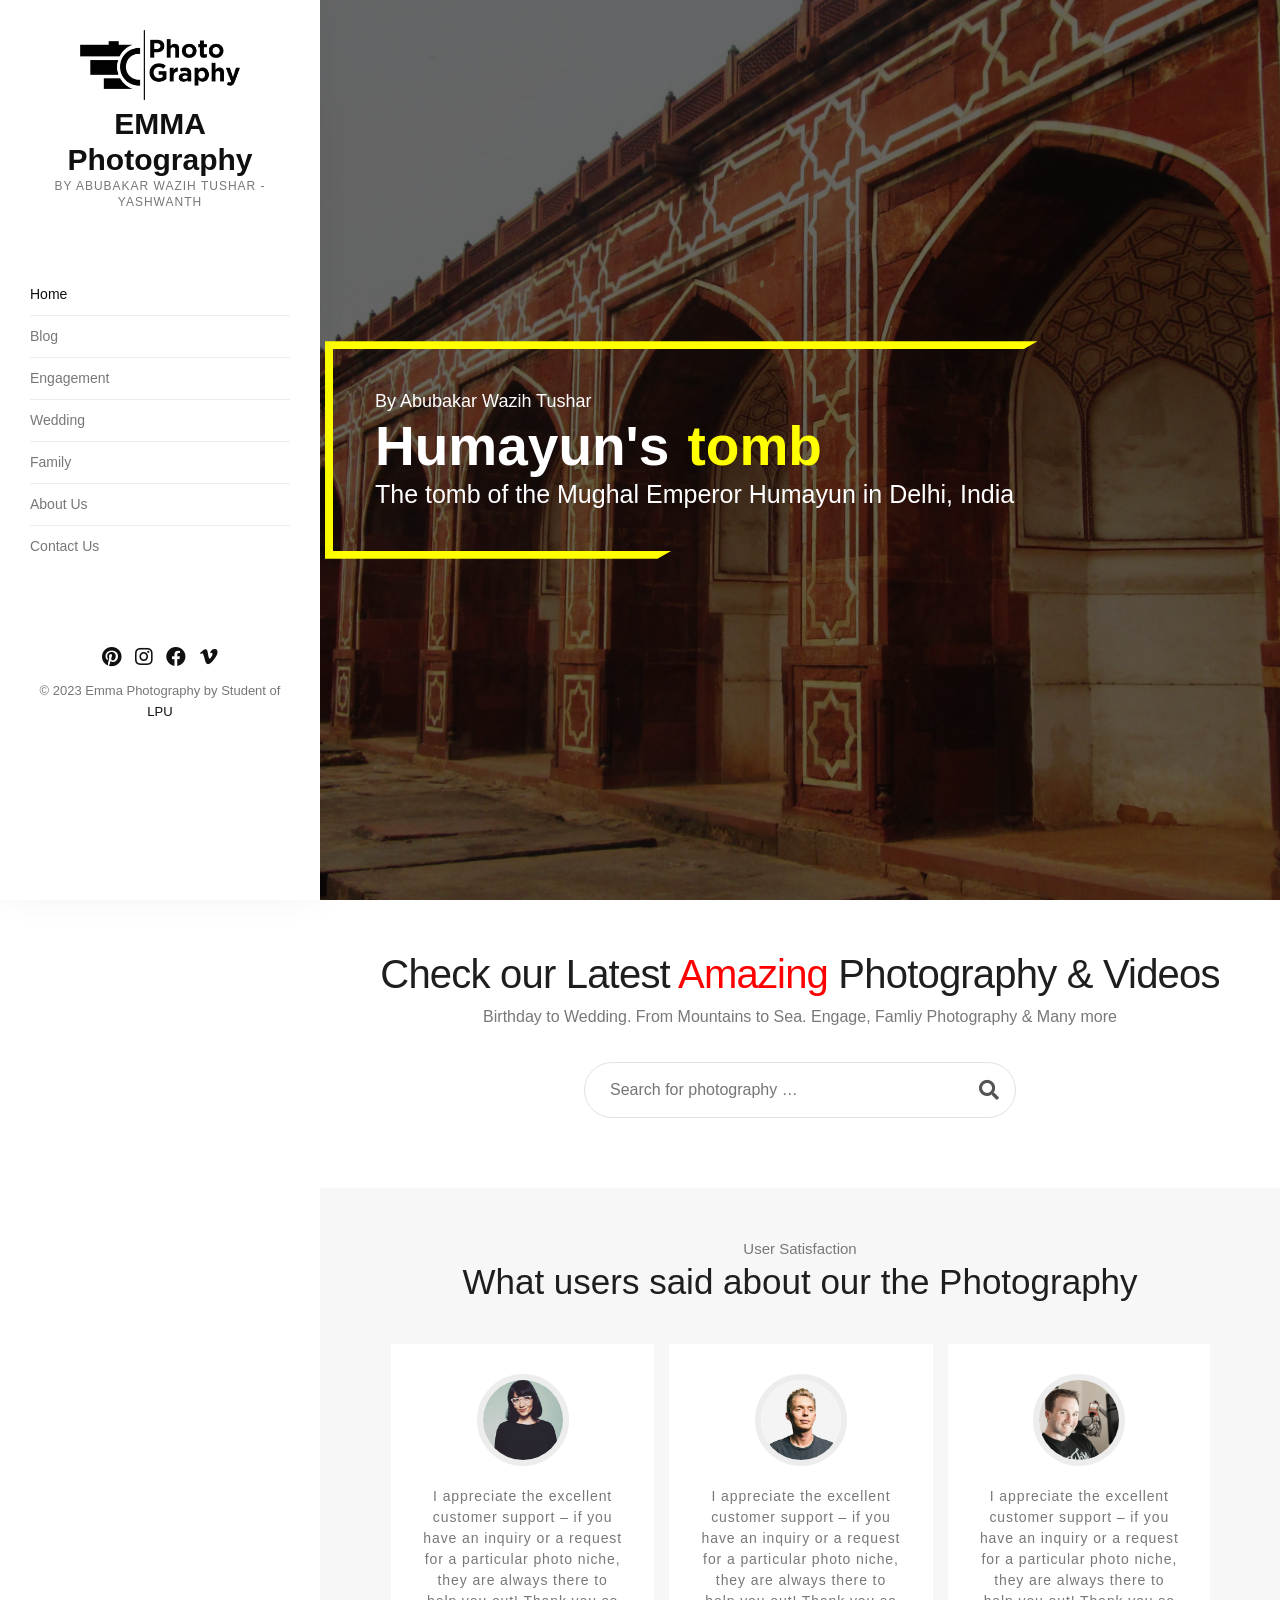
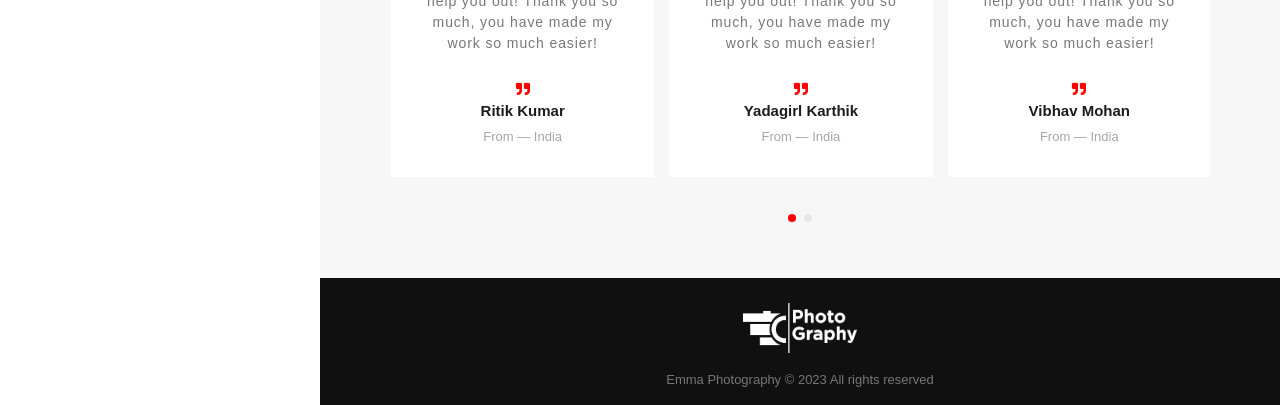
<file: files/index.html>
<!DOCTYPE html>
<html lang="en">
  <head>
    <meta charset="UTF-8" />
    <meta name="viewport" content="width=device-width, initial-scale=1.0" />
    <title>Home - EMMA Photography</title>
    <link rel="shortcut icon" type="image/jpg" href="images/favicon.png" />
    <link rel="stylesheet" href="css/font-awesome.css" />
    <link rel="stylesheet" href="css/owl.carousel.min.css" />
    <link rel="stylesheet" href="style.css" />
  </head>
  <body>
    <!-- .page-wrapper -->
    <div class="page-wrapper">
      <!-- .sidebar-area -->
      <div class="sidebar-area">
        <!-- .logo -->
        <div class="logo">
          <a href="index.html"><img src="images/logo.png" /></a>
          <h1>
            <a href="index.html"
              >EMMA Photography<span
                >by Abubakar Wazih Tushar - Yashwanth</span
              ></a
            >
          </h1>
        </div>
        <!-- /.logo -->
        <!-- .main-menu -->
        <nav class="main-menu">
          <ul>
            <li class="current"><a href="index.html">Home</a></li>
            <li><a href="blog.html">Blog</a></li>
            <li><a href="engagement.html">Engagement</a></li>
            <li><a href="wedding.html">Wedding</a></li>
            <li><a href="family.html">Family</a></li>
            <li><a href="about.html">About Us</a></li>
            <li><a href="contact.html">Contact Us</a></li>
          </ul>
        </nav>
        <!-- /.main-menu -->
        <!-- .footer -->
        <div class="footer">
          <ul class="footer-social">
            <li>
              <a href="http://pinterest.com" target="_blank"
                ><i class="fab fa-pinterest"></i
              ></a>
            </li>
            <li>
              <a href="http://instagram.com" target="_blank"
                ><i class="fab fa-instagram"></i
              ></a>
            </li>
            <li>
              <a href="http://facebook.com" target="_blank"
                ><i class="fab fa-facebook"></i
              ></a>
            </li>
            <li>
              <a href="http://vimeo.com" target="_blank"
                ><i class="fab fa-vimeo-v"></i
              ></a>
            </li>
          </ul>
          <p class="copyright">
            &copy; 2023 Emma Photography by Student of
            <a href="https://www.lpu.in/" target="_blank">LPU</a>
          </p>
        </div>
        <!-- /.footer -->
      </div>
      <!-- /.sidebar-area -->
      <!-- .content-area -->
      <div class="content-area">
        <!-- #main-slider -->
        <div class="owl-carousel" id="main-slider">
          <div class="item">
            <img src="images/slide-3.jpg" alt="humayun's tomb" />
            <div class="cover">
              <div class="slider-container">
                <div class="slider-content">
                  <div class="box" style="border-color: #ffff00"></div>
                  <h2>By Abubakar Wazih Tushar</h2>
                  <h1>Humayun's <font color="#FFFF00">tomb</font></h1>
                  <h4>
                    The tomb of the Mughal Emperor Humayun in Delhi, India
                  </h4>
                </div>
              </div>
            </div>
          </div>
          <div class="item">
            <img src="images/slide-1.jpg" alt="Red fort - Delhi" />
            <div class="cover">
              <div class="slider-container">
                <div class="slider-content">
                  <div class="box" style="border-color: #f00"></div>
                  <h2>By Mohit</h2>
                  <h1><font color="#f00">Red</font> fort</h1>
                  <h4>Served as the main residence of the Mughal Emperors</h4>
                </div>
              </div>
            </div>
          </div>
          <div class="item">
            <img src="images/slide-2.jpg" alt="Swaminarayan Akshardham" />
            <div class="cover">
              <div class="slider-container">
                <div class="slider-content">
                  <div class="box" style="border-color: #ffffc0"></div>
                  <h2>By Mohit Singh</h2>
                  <h1>Swaminarayan <font color="#FFFFC0">Akshardham</font></h1>
                  <h4>Hindu temple and spiritual-cultural campus in Delhi</h4>
                </div>
              </div>
            </div>
          </div>
        </div>
        <!-- /#main-slider -->

        <!-- /#main-content -->
        <div id="main-content">
          <!-- .search-area -->
          <div class="search-area">
            <h2>
              Check our Latest <font color="#f00">Amazing</font> Photography &
              Videos
            </h2>
            <p>
              Birthday to Wedding. From Mountains to Sea. Engage, Famliy
              Photography & Many more
            </p>
            <form action="" mathod="get">
              <input
                type="text"
                name="s"
                placeholder="Search for photography …"
                value=""
              />
              <button type="submit"><i class="fas fa-search"></i></button>
            </form>
          </div>
          <!-- /.search-area -->

          <!-- .user-feedback -->
          <div class="user-feedback">
            <p class="page-subtitle">User Satisfaction</p>
            <h2 class="page-title">
              What users said about our the Photography
            </h2>

            <!-- #feedback-slider -->
            <div class="owl-carousel" id="feedback-slider">
              <div class="item">
                <div class="feedback-container">
                  <img class="client-image" src="images/user-1.jpg" />
                  <p class="client-text">
                    I appreciate the excellent customer support – if you have an
                    inquiry or a request for a particular photo niche, they are
                    always there to help you out! Thank you so much, you have
                    made my work so much easier!
                  </p>
                  <div class="client-info">
                    <h4>Ritik Kumar</h4>
                    <p>From &mdash; India</p>
                    <p></p>
                  </div>
                </div>
              </div>
              <div class="item">
                <div class="feedback-container">
                  <img class="client-image" src="images/user-2.jpg" />
                  <p class="client-text">
                    I appreciate the excellent customer support – if you have an
                    inquiry or a request for a particular photo niche, they are
                    always there to help you out! Thank you so much, you have
                    made my work so much easier!
                  </p>
                  <div class="client-info">
                    <h4>Yadagirl Karthik</h4>
                    <p>From &mdash; India</p>
                    <p></p>
                  </div>
                </div>
              </div>
              <div class="item">
                <div class="feedback-container">
                  <img class="client-image" src="images/user-3.jpg" />
                  <p class="client-text">
                    I appreciate the excellent customer support – if you have an
                    inquiry or a request for a particular photo niche, they are
                    always there to help you out! Thank you so much, you have
                    made my work so much easier!
                  </p>
                  <div class="client-info">
                    <h4>Vibhav Mohan</h4>
                    <p>From &mdash; India</p>
                    <p></p>
                  </div>
                </div>
              </div>
              <div class="item">
                <div class="feedback-container">
                  <img class="client-image" src="images/user-4.jpg" />
                  <p class="client-text">
                    I appreciate the excellent customer support – if you have an
                    inquiry or a request for a particular photo niche, they are
                    always there to help you out! Thank you so much, you have
                    made my work so much easier!
                  </p>
                  <div class="client-info">
                    <h4>Abihishek Kumar</h4>
                    <p>From &mdash; India</p>
                    <p></p>
                  </div>
                </div>
              </div>
            </div>
            <!-- /#feedback-slider -->
          </div>
          <!-- /.user-feedback -->
        </div>
        <!-- /#main-content -->

        <!-- .content-footer -->
        <div class="content-footer">
          <img src="images/logo-white.png" class="cfooter-img" />
          <p class="cfooter-bottom">
            Emma Photography &copy; 2023 All rights reserved
          </p>
        </div>
        <!-- /.content-footer -->
      </div>
      <!-- /.content-area -->
    </div>
    <!-- /.page-wrapper -->
    <script type="text/javascript" src="js/jquery-3.6.0.min.js"></script>
    <script type="text/javascript" src="js/owl.carousel.min.js"></script>
    <script type="text/javascript" src="js/main.js"></script>
  </body>
</html>
</file>
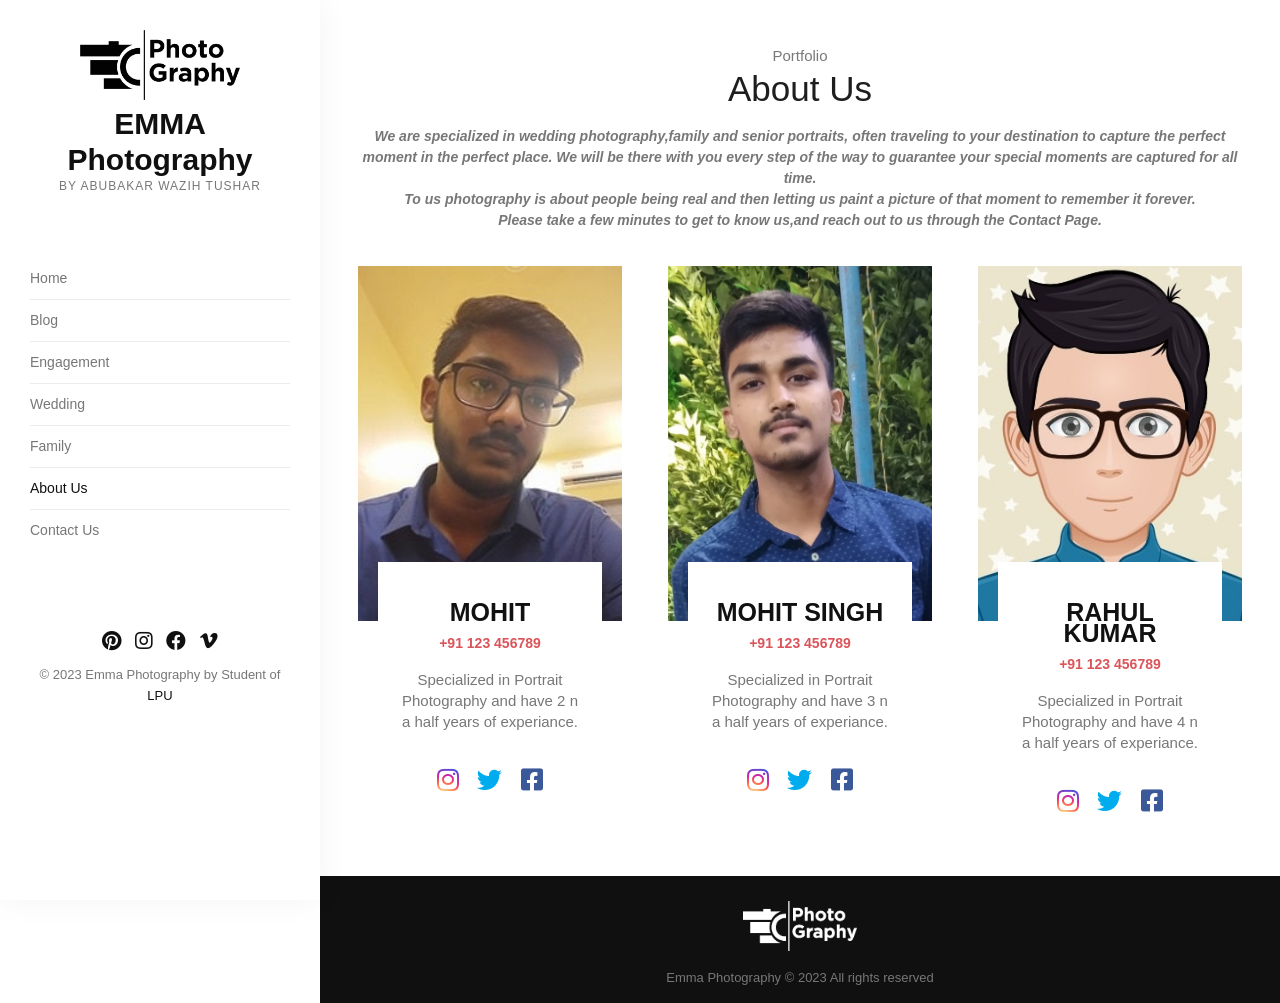
<file: files/about.html>
<!DOCTYPE html>
<html lang="en">
  <head>
    <meta charset="UTF-8" />
    <meta name="viewport" content="width=device-width, initial-scale=1.0" />
    <title>About Us - EMMA Photography</title>
    <link rel="shortcut icon" type="image/jpg" href="images/favicon.png" />
    <link rel="stylesheet" href="css/font-awesome.css" />
    <link rel="stylesheet" href="css/owl.carousel.min.css" />
    <link rel="stylesheet" href="style.css" />
  </head>
  <body>
    <!-- .page-wrapper -->
    <div class="page-wrapper">
      <!-- .sidebar-area -->
      <div class="sidebar-area">
        <!-- .logo -->
        <div class="logo">
          <a href="index.html"><img src="images/logo.png" /></a>
          <h1>
            <a href="index.html"
              >EMMA Photography<span>by Abubakar Wazih Tushar</span></a
            >
          </h1>
        </div>
        <!-- /.logo -->
        <!-- .main-menu -->
        <nav class="main-menu">
          <ul>
            <li><a href="index.html">Home</a></li>
            <li><a href="blog.html">Blog</a></li>
            <li><a href="engagement.html">Engagement</a></li>
            <li><a href="wedding.html">Wedding</a></li>
            <li><a href="family.html">Family</a></li>
            <li class="current"><a href="about.html">About Us</a></li>
            <li><a href="contact.html">Contact Us</a></li>
          </ul>
        </nav>
        <!-- /.main-menu -->
        <!-- .footer -->
        <div class="footer">
          <ul class="footer-social">
            <li>
              <a href="http://pinterest.com" target="_blank"
                ><i class="fab fa-pinterest"></i
              ></a>
            </li>
            <li>
              <a href="http://instagram.com" target="_blank"
                ><i class="fab fa-instagram"></i
              ></a>
            </li>
            <li>
              <a href="http://facebook.com" target="_blank"
                ><i class="fab fa-facebook"></i
              ></a>
            </li>
            <li>
              <a href="http://vimeo.com" target="_blank"
                ><i class="fab fa-vimeo-v"></i
              ></a>
            </li>
          </ul>
          <p class="copyright">
            &copy; 2023 Emma Photography by Student of
            <a href="https://www.lpu.in/" target="_blank">LPU</a>
          </p>
        </div>
        <!-- /.footer -->
      </div>
      <!-- /.sidebar-area -->
      <!-- .content-area -->
      <div class="content-area">
        <!-- .about-area -->
        <div class="about-area">
          <p class="page-subtitle">Portfolio</p>
          <h2 class="page-title">About Us</h2>

          <p class="about-desc">
            We are specialized in wedding photography,family and senior
            portraits, often traveling to your destination to capture the
            perfect moment in the perfect place. We will be there with you every
            step of the way to guarantee your special moments are captured for
            all time.<br />To us photography is about people being real and then
            letting us paint a picture of that moment to remember it forever.<br />Please
            take a few minutes to get to know us,and reach out to us through the
            Contact Page.
          </p>

          <div class="about-row">
            <div class="about-col">
              <div class="about-single">
                <img src="images/mohit.jpg" alt="" class="portfolio" />
                <div class="our-info">
                  <h2 class="our-name">Mohit</h2>
                  <p class="our-mobile"><strong>+91 123 456789</strong></p>
                  <p class="our-message">
                    Specialized in Portrait Photography and have 2 n a half
                    years of experiance.
                  </p>
                </div>
                <div class="our-social">
                  <a href="https://instagram.com" class="instagram"
                    ><i class="fab fa-instagram"></i
                  ></a>
                  <a href="https://twitter.com" class="twitter"
                    ><i class="fab fa-twitter"></i
                  ></a>
                  <a href="https://facebook.com" class="facebook"
                    ><i class="fab fa-facebook-square"></i
                  ></a>
                </div>
              </div>
            </div>
            <div class="about-col">
              <div class="about-single">
                <img src="images/mohit-singh.jpg" alt="" class="portfolio" />
                <div class="our-info">
                  <h2 class="our-name">Mohit Singh</h2>
                  <p class="our-mobile"><strong>+91 123 456789</strong></p>
                  <p class="our-message">
                    Specialized in Portrait Photography and have 3 n a half
                    years of experiance.
                  </p>
                </div>
                <div class="our-social">
                  <a href="https://instagram.com" class="instagram"
                    ><i class="fab fa-instagram"></i
                  ></a>
                  <a href="https://twitter.com" class="twitter"
                    ><i class="fab fa-twitter"></i
                  ></a>
                  <a href="https://facebook.com" class="facebook"
                    ><i class="fab fa-facebook-square"></i
                  ></a>
                </div>
              </div>
            </div>
            <div class="about-col">
              <div class="about-single">
                <img src="images/tushar-avatar.jpg" alt="" class="portfolio" />
                <div class="our-info">
                  <h2 class="our-name">Rahul Kumar</h2>
                  <p class="our-mobile"><strong>+91 123 456789</strong></p>
                  <p class="our-message">
                    Specialized in Portrait Photography and have 4 n a half
                    years of experiance.
                  </p>
                </div>
                <div class="our-social">
                  <a href="https://instagram.com" class="instagram"
                    ><i class="fab fa-instagram"></i
                  ></a>
                  <a href="https://twitter.com" class="twitter"
                    ><i class="fab fa-twitter"></i
                  ></a>
                  <a href="https://facebook.com" class="facebook"
                    ><i class="fab fa-facebook-square"></i
                  ></a>
                </div>
              </div>
            </div>
          </div>
        </div>
        <!-- /.about-area -->

        <!-- .content-footer -->
        <div class="content-footer">
          <img src="images/logo-white.png" class="cfooter-img" />
          <p class="cfooter-bottom">
            Emma Photography &copy; 2023 All rights reserved
          </p>
        </div>
        <!-- /.content-footer -->
      </div>
      <!-- /.content-area -->
    </div>
    <!-- /.page-wrapper -->
    <script type="text/javascript" src="js/jquery-3.6.0.min.js"></script>
    <script type="text/javascript" src="js/owl.carousel.min.js"></script>
    <script type="text/javascript" src="js/main.js"></script>
  </body>
</html>
</file>
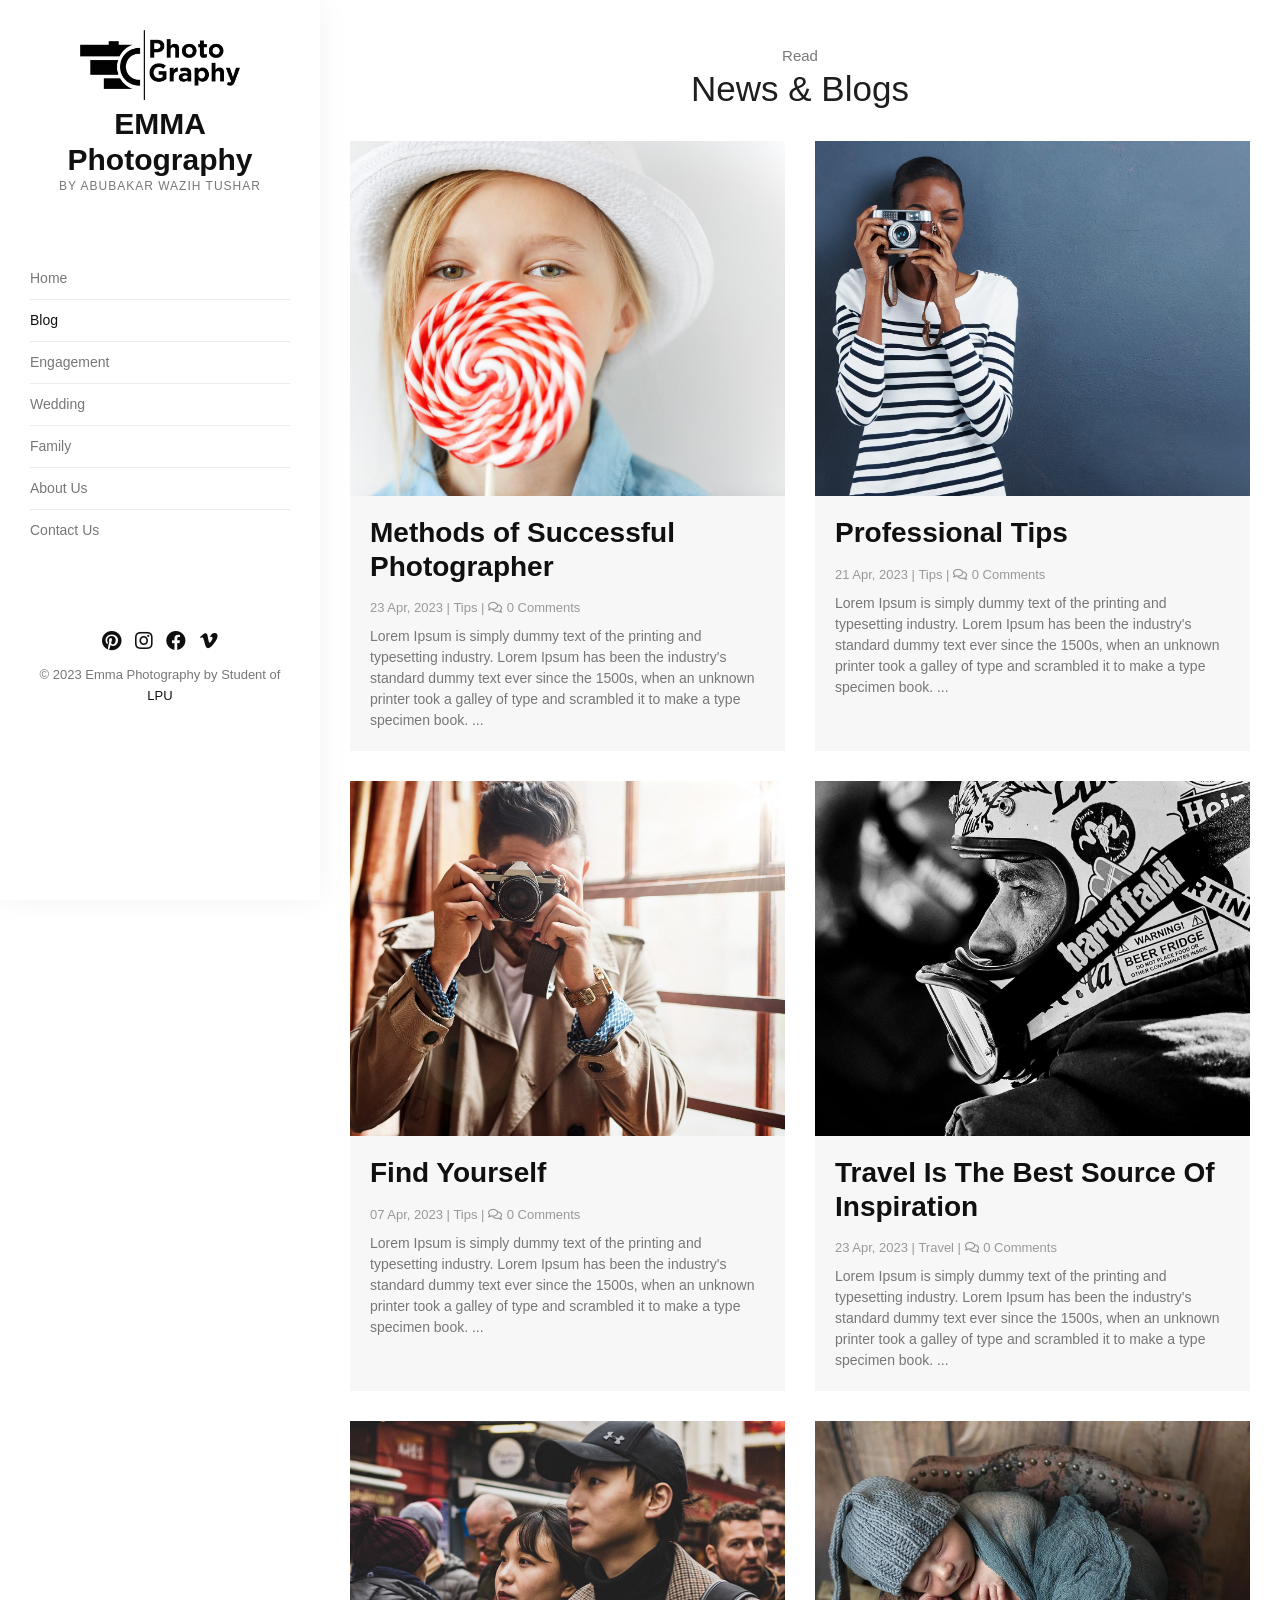
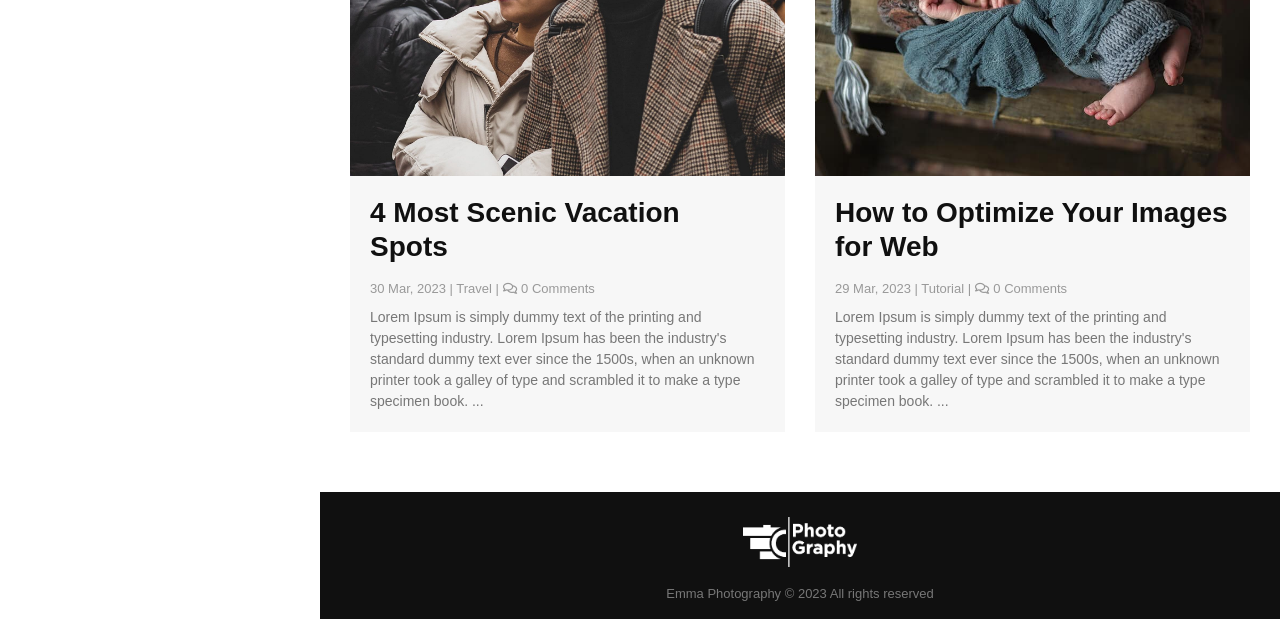
<file: files/blog.html>
<!DOCTYPE html>
<html lang="en">
<head>
	<meta charset="UTF-8">
	<meta name="viewport" content="width=device-width, initial-scale=1.0">
	<title>Blog - EMMA Photography</title>
    <link rel="shortcut icon" type="image/jpg" href="images/favicon.png">
	<link rel="stylesheet" href="css/font-awesome.css">
	<link rel="stylesheet" href="css/owl.carousel.min.css">
	<link rel="stylesheet" href="style.css">
</head>
<body>
	<!-- .page-wrapper -->
	<div class="page-wrapper">
		<!-- .sidebar-area -->
		<div class="sidebar-area">
			<!-- .logo -->
			<div class="logo">
				<a href="index.html"><img src="images/logo.png"></a>
				<h1><a href="index.html">EMMA Photography<span>by Abubakar Wazih Tushar</span></a></h1>
			</div>
			<!-- /.logo -->
			<!-- .main-menu -->
			<nav class="main-menu">
                <ul>
                <ul>
                    <li><a href="index.html">Home</a></li>
                    <li class="current"><a href="blog.html">Blog</a></li>
                    <li><a href="engagement.html">Engagement</a></li>
                    <li><a href="wedding.html">Wedding</a></li>
                    <li><a href="family.html">Family</a></li>
                    <li><a href="about.html">About Us</a></li>
                    <li><a href="contact.html">Contact Us</a></li>
                </ul>
            </nav>
            <!-- /.main-menu -->
            <!-- .footer -->
			<div class="footer">
				<ul class="footer-social">
					<li><a href="http://pinterest.com" target="_blank"><i class="fab fa-pinterest"></i></a></li>
					<li><a href="http://instagram.com" target="_blank"><i class="fab fa-instagram"></i></a></li>
					<li><a href="http://facebook.com" target="_blank"><i class="fab fa-facebook"></i></a></li>
					<li><a href="http://vimeo.com" target="_blank"><i class="fab fa-vimeo-v"></i></a></li>
				</ul>
				<p class="copyright">&copy; 2023 Emma Photography by Student of <a href="https://www.lpu.in/" target="_blank">LPU</a></p>
			</div>
			<!-- /.footer -->
		</div>
		<!-- /.sidebar-area -->
		<!-- .content-area -->
		<div class="content-area">
			<!-- /#main-content -->
            <div id="main-content">
            	<!-- .blog-area -->
                <div class="blog-area">
                    <p class="page-subtitle">Read</p>
                    <h2 class="page-title">News & Blogs</h2>

                    <div class="blog-row">
                        <div class="blog-col">
                            <div class="blog-single">
                                <a href="#" class="figure">
                                    <img src="images/blog-1.jpg">
                                </a>
                                <div class="blog-info">
                                    <h1 class="title"><a href="#">Methods of Successful Photographer</a></h1>
                                    <p class="meta">23 Apr, 2023 | Tips | <i class="far fa-comments"></i> 0 Comments</p>
                                    <p class="desc">Lorem Ipsum is simply dummy text of the printing and typesetting industry. Lorem Ipsum has been the industry's standard dummy text ever since the 1500s, when an unknown printer took a galley of type and scrambled it to make a type specimen book. ...</p>
                                </div>
                            </div>
                        </div>
                        <div class="blog-col">
                            <div class="blog-single">
                                <a href="#" class="figure">
                                    <img src="images/blog-2.jpg">
                                </a>
                                <div class="blog-info">
                                    <h1 class="title"><a href="#">Professional Tips</a></h1>
                                    <p class="meta">21 Apr, 2023 | Tips | <i class="far fa-comments"></i> 0 Comments</p>
                                    <p class="desc">Lorem Ipsum is simply dummy text of the printing and typesetting industry. Lorem Ipsum has been the industry's standard dummy text ever since the 1500s, when an unknown printer took a galley of type and scrambled it to make a type specimen book. ...</p>
                                </div>
                            </div>
                        </div>
                        <div class="blog-col">
                            <div class="blog-single">
                                <a href="#" class="figure">
                                    <img src="images/blog-3.jpg">
                                </a>
                                <div class="blog-info">
                                    <h1 class="title"><a href="#">Find Yourself</a></h1>
                                    <p class="meta">07 Apr, 2023 | Tips | <i class="far fa-comments"></i> 0 Comments</p>
                                    <p class="desc">Lorem Ipsum is simply dummy text of the printing and typesetting industry. Lorem Ipsum has been the industry's standard dummy text ever since the 1500s, when an unknown printer took a galley of type and scrambled it to make a type specimen book. ...</p>
                                </div>
                            </div>
                        </div>
                        <div class="blog-col">
                            <div class="blog-single">
                                <a href="#" class="figure">
                                    <img src="images/blog-4.jpg">
                                </a>
                                <div class="blog-info">
                                    <h1 class="title"><a href="#">Travel Is The Best Source Of Inspiration</a></h1>
                                    <p class="meta">23 Apr, 2023 | Travel | <i class="far fa-comments"></i> 0 Comments</p>
                                    <p class="desc">Lorem Ipsum is simply dummy text of the printing and typesetting industry. Lorem Ipsum has been the industry's standard dummy text ever since the 1500s, when an unknown printer took a galley of type and scrambled it to make a type specimen book. ...</p>
                                </div>
                            </div>
                        </div>
                        <div class="blog-col">
                            <div class="blog-single">
                                <a href="#" class="figure">
                                    <img src="images/blog-5.jpg">
                                </a>
                                <div class="blog-info">
                                    <h1 class="title"><a href="#">4 Most Scenic Vacation Spots</a></h1>
                                    <p class="meta">30 Mar, 2023 | Travel | <i class="far fa-comments"></i> 0 Comments</p>
                                    <p class="desc">Lorem Ipsum is simply dummy text of the printing and typesetting industry. Lorem Ipsum has been the industry's standard dummy text ever since the 1500s, when an unknown printer took a galley of type and scrambled it to make a type specimen book. ...</p>
                                </div>
                            </div>
                        </div>
                        <div class="blog-col">
                            <div class="blog-single">
                                <a href="#" class="figure">
                                    <img src="images/blog-6.jpg">
                                </a>
                                <div class="blog-info">
                                    <h1 class="title"><a href="#">How to Optimize Your Images for Web</a></h1>
                                    <p class="meta">29 Mar, 2023 | Tutorial | <i class="far fa-comments"></i> 0 Comments</p>
                                    <p class="desc">Lorem Ipsum is simply dummy text of the printing and typesetting industry. Lorem Ipsum has been the industry's standard dummy text ever since the 1500s, when an unknown printer took a galley of type and scrambled it to make a type specimen book. ...</p>
                                </div>
                            </div>
                        </div>
                    </div>
                </div>
            	<!-- /.blog-area -->
            </div>
            <!-- /#main-content -->

            <!-- .content-footer -->
            <div class="content-footer">
            	<img src="images/logo-white.png" class="cfooter-img">
            	<p class="cfooter-bottom">Emma Photography &copy; 2023 All rights reserved</p>
            </div>
            <!-- /.content-footer -->
		</div>
		<!-- /.content-area -->
	</div>
	<!-- /.page-wrapper -->
	<script type="text/javascript" src="js/jquery-3.6.0.min.js"></script>
	<script type="text/javascript" src="js/owl.carousel.min.js"></script>
	<script type="text/javascript" src="js/main.js"></script>
</body>
</html>
</file>
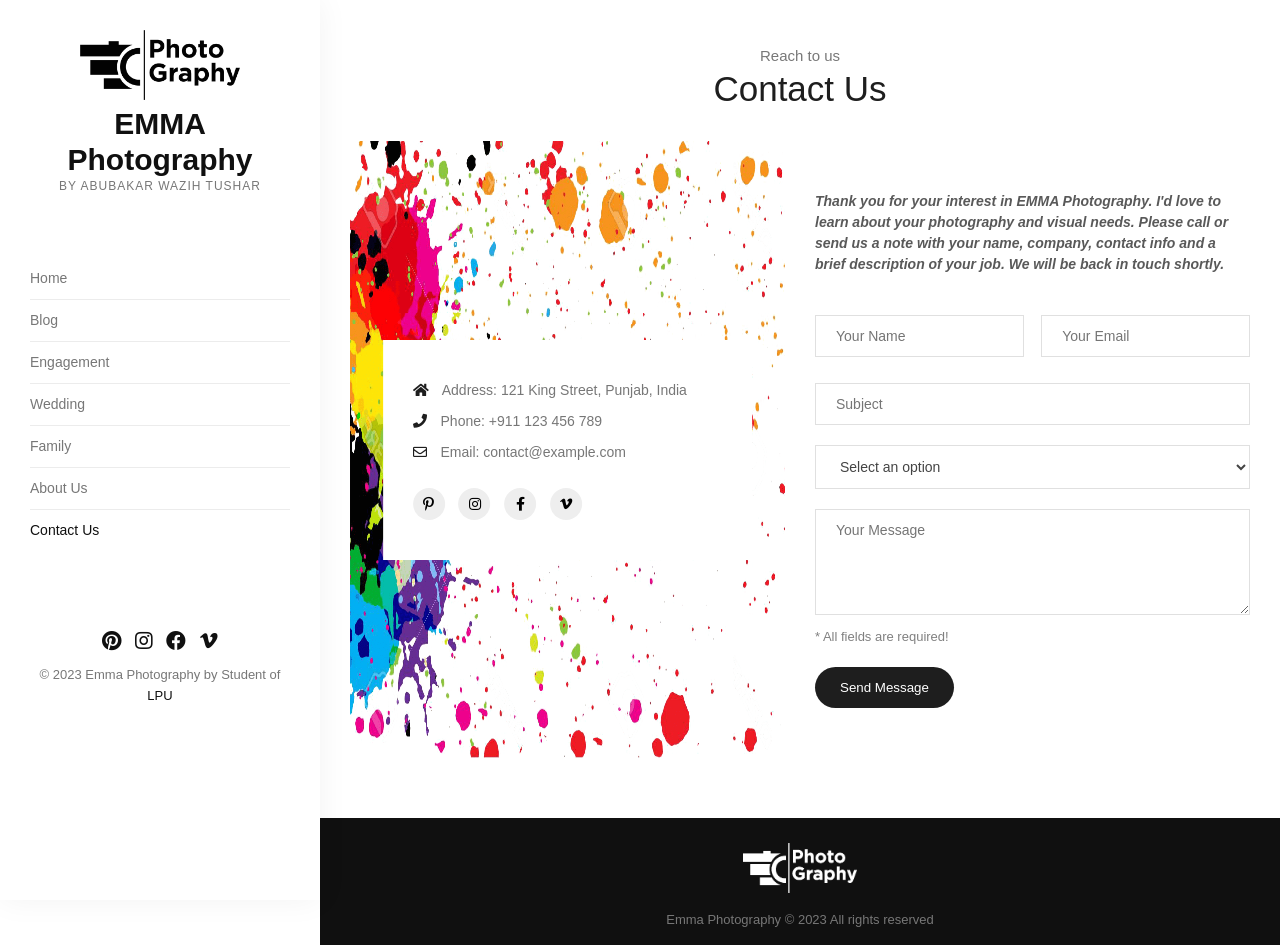
<file: files/contact.html>
<!DOCTYPE html>
<html lang="en">
  <head>
    <meta charset="UTF-8" />
    <meta name="viewport" content="width=device-width, initial-scale=1.0" />
    <title>Contact Us - EMMA Photography</title>
    <link rel="shortcut icon" type="image/jpg" href="images/favicon.png" />
    <link rel="stylesheet" href="css/font-awesome.css" />
    <link rel="stylesheet" href="css/owl.carousel.min.css" />
    <link rel="stylesheet" href="style.css" />
  </head>
  <body>
    <!-- .page-wrapper -->
    <div class="page-wrapper">
      <!-- .sidebar-area -->
      <div class="sidebar-area">
        <!-- .logo -->
        <div class="logo">
          <a href="index.html"><img src="images/logo.png" /></a>
          <h1>
            <a href="index.html"
              >EMMA Photography<span>by Abubakar Wazih Tushar</span></a
            >
          </h1>
        </div>
        <!-- /.logo -->
        <!-- .main-menu -->
        <nav class="main-menu">
          <ul>
            <li><a href="index.html">Home</a></li>
            <li><a href="blog.html">Blog</a></li>
            <li><a href="engagement.html">Engagement</a></li>
            <li><a href="wedding.html">Wedding</a></li>
            <li><a href="family.html">Family</a></li>
            <li><a href="about.html">About Us</a></li>
            <li class="current"><a href="contact.html">Contact Us</a></li>
          </ul>
        </nav>
        <!-- /.main-menu -->
        <!-- .footer -->
        <div class="footer">
          <ul class="footer-social">
            <li>
              <a href="http://pinterest.com" target="_blank"
                ><i class="fab fa-pinterest"></i
              ></a>
            </li>
            <li>
              <a href="http://instagram.com" target="_blank"
                ><i class="fab fa-instagram"></i
              ></a>
            </li>
            <li>
              <a href="http://facebook.com" target="_blank"
                ><i class="fab fa-facebook"></i
              ></a>
            </li>
            <li>
              <a href="http://vimeo.com" target="_blank"
                ><i class="fab fa-vimeo-v"></i
              ></a>
            </li>
          </ul>
          <p class="copyright">
            &copy; 2023 Emma Photography by Student of
            <a href="https://www.lpu.in/" target="_blank">LPU</a>
          </p>
        </div>
        <!-- /.footer -->
      </div>
      <!-- /.sidebar-area -->
      <!-- .content-area -->
      <div class="content-area">
        <!-- .contact-area -->
        <div class="contact-area">
          <p class="page-subtitle">Reach to us</p>
          <h2 class="page-title">Contact Us</h2>

          <div class="contact-row">
            <div class="contact-col">
              <div class="contact-info">
                <div class="contact-address">
                  <p>
                    <i class="fas fa-home"></i> Address: 121 King Street,
                    Punjab, India
                  </p>
                  <p><i class="fas fa-phone"></i> Phone: +911 123 456 789</p>
                  <p>
                    <i class="far fa-envelope"></i> Email: contact@example.com
                  </p>
                  <div class="our-social">
                    <a href="http://pinterest.com" target="_blank"
                      ><i class="fab fa-pinterest-p"></i
                    ></a>
                    <a href="http://instagram.com" target="_blank"
                      ><i class="fab fa-instagram"></i
                    ></a>
                    <a href="http://facebook.com" target="_blank"
                      ><i class="fab fa-facebook-f"></i
                    ></a>
                    <a href="http://vimeo.com" target="_blank"
                      ><i class="fab fa-vimeo-v"></i
                    ></a>
                  </div>
                </div>
              </div>
            </div>
            <div class="contact-col">
              <div class="contact-main">
                <p class="contact-desc">
                  Thank you for your interest in EMMA Photography. I'd love to
                  learn about your photography and visual needs. Please call or
                  send us a note with your name, company, contact info and a
                  brief description of your job. We will be back in touch
                  shortly.
                </p>

                <div class="contact-form">
                  <form action="" method="post" id="cform">
                    <div class="form-row">
                      <div class="col-left">
                        <input
                          type="text"
                          name="firstname"
                          id="firstname"
                          placeholder="Your Name"
                        />
                      </div>
                      <div class="col-right">
                        <input
                          type="email"
                          name="email"
                          id="email"
                          placeholder="Your Email"
                        />
                      </div>
                    </div>
                    <div class="form-row">
                      <input
                        type="text"
                        placeholder="Subject"
                        name="subject"
                        id="subject"
                      />
                    </div>
                    <div class="form-row">
                      <select>
                        <option value="" selected="selected">
                          Select an option
                        </option>
                        <option value="">Feedback</option>
                        <option value="">Suggestion</option>
                        <option value="">Contact</option>
                      </select>
                    </div>
                    <div class="form-row">
                      <textarea
                        rows="5"
                        name="message"
                        id="message"
                        placeholder="Your Message"
                      ></textarea>
                    </div>
                    <p class="heading">* All fields are required!</p>
                    <div class="form-row">
                      <input
                        type="submit"
                        value="Send Message"
                        name="contact"
                      />
                    </div>
                  </form>
                </div>
              </div>
            </div>
          </div>
        </div>
        <!-- .contact-area -->

        <!-- .content-footer -->
        <div class="content-footer">
          <img src="images/logo-white.png" class="cfooter-img" />
          <p class="cfooter-bottom">
            Emma Photography &copy; 2023 All rights reserved
          </p>
        </div>
        <!-- /.content-footer -->
      </div>
      <!-- /.content-area -->
    </div>
    <!-- /.page-wrapper -->
    <script type="text/javascript" src="js/jquery-3.6.0.min.js"></script>
    <script type="text/javascript" src="js/jquery.validate.min.js"></script>
    <script type="text/javascript" src="js/owl.carousel.min.js"></script>
    <script type="text/javascript" src="js/main.js"></script>
    <script type="text/javascript">
      (function ($) {
        $(document).ready(function () {
          $("#cform").validate({
            rules: {
              firstname: "required",
              subject: "required",
              message: "required",
              email: {
                required: true,
                email: true,
                maxlength: 255,
              },
            },
            submitHandler: function (form) {
              $.ajax({
                url: "https://app.snipercrm.io/ajax/email.php",
                type: "get",
                data: {
                  firstname: "required",
                  subject: "required",
                  message: "required",
                  email: {
                    required: true,
                    email: true,
                    maxlength: 255,
                  },
                },
                beforeSend: function () {
                  $("input[name='contact']").prop("disabled", true);
                },
                success: function (result) {
                  console.log(result);
                },
                error: function () {
                  console.log("error fetch data");
                },
                complete: function (argument) {
                  $(".contact-form").html(
                    '<h1 style="line-height: 1.2;color: #f00;">Thank you for contact with us. We will get back to you soon</h1>'
                  );
                  $("input[name='contact']").prop("disabled", false);
                },
              });
            },
          });
        });
      })(jQuery);
    </script>
  </body>
</html>
</file>
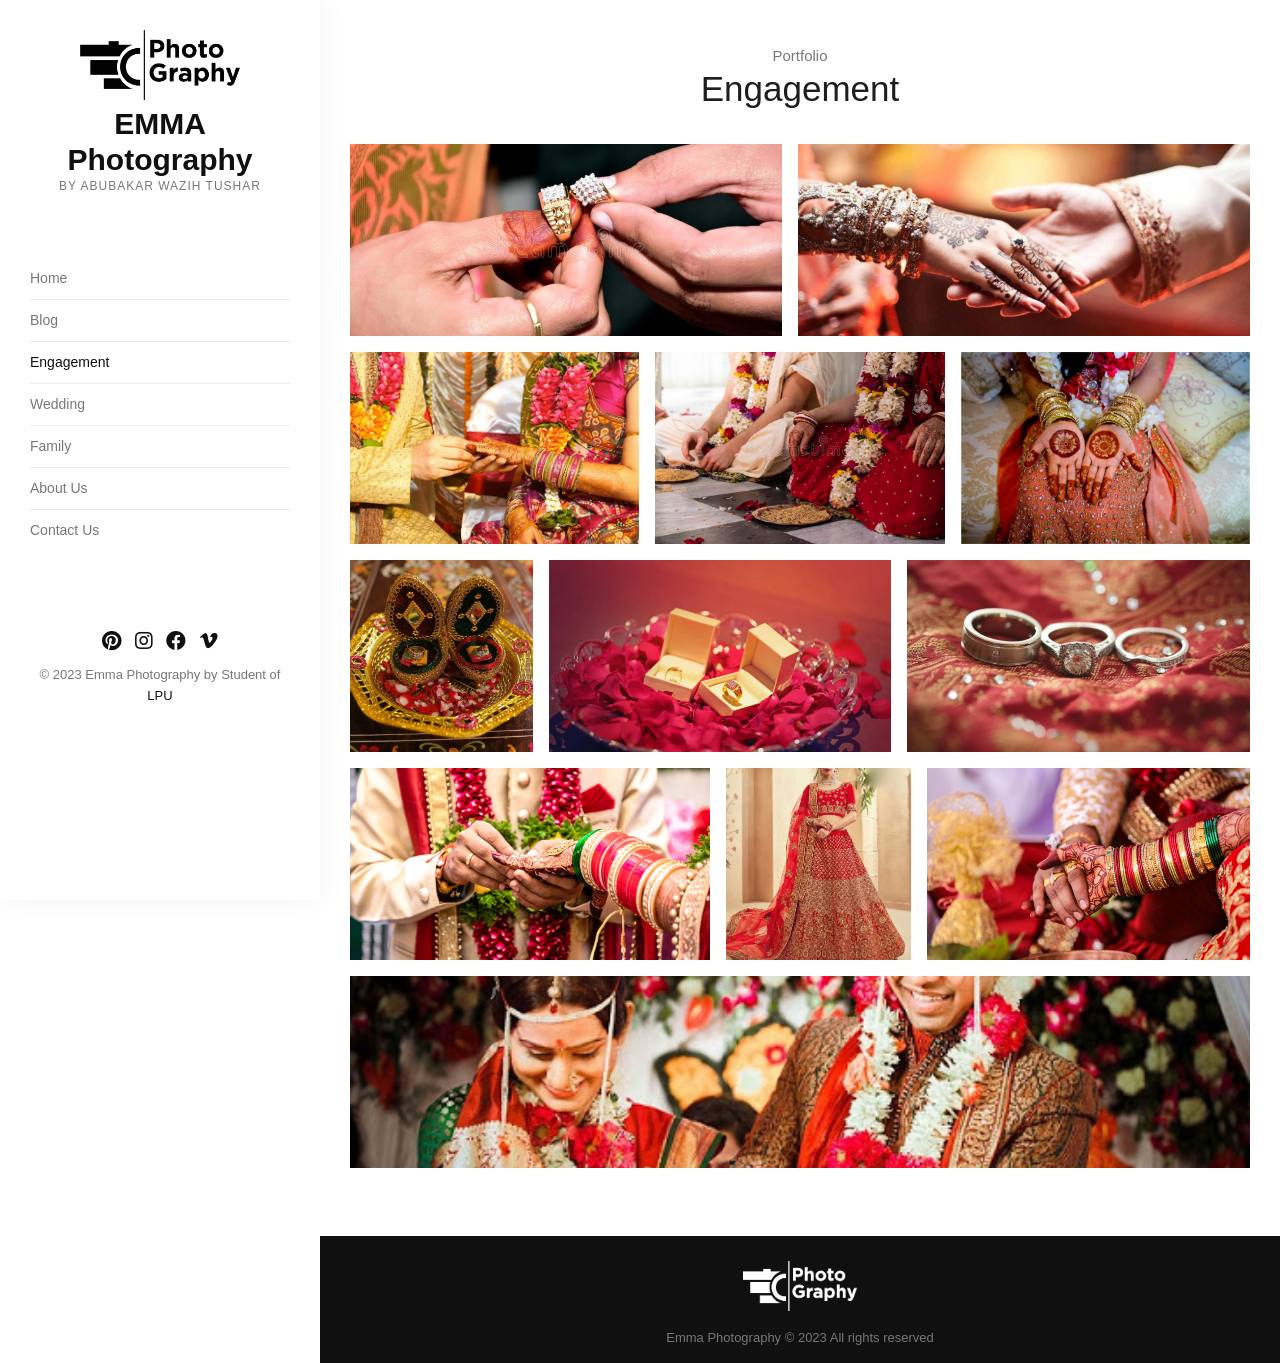
<file: files/engagement.html>
<!DOCTYPE html>
<html lang="en">
  <head>
    <meta charset="UTF-8" />
    <meta name="viewport" content="width=device-width, initial-scale=1.0" />
    <title>Engagement - EMMA Photography</title>
    <link rel="shortcut icon" type="image/jpg" href="images/favicon.png" />
    <link rel="stylesheet" href="css/font-awesome.css" />
    <link rel="stylesheet" href="css/owl.carousel.min.css" />
    <link rel="stylesheet" href="style.css" />
  </head>
  <body>
    <!-- .page-wrapper -->
    <div class="page-wrapper">
      <!-- .sidebar-area -->
      <div class="sidebar-area">
        <!-- .logo -->
        <div class="logo">
          <a href="index.html"><img src="images/logo.png" /></a>
          <h1>
            <a href="index.html"
              >EMMA Photography<span>by Abubakar Wazih Tushar</span></a
            >
          </h1>
        </div>
        <!-- /.logo -->
        <!-- .main-menu -->
        <nav class="main-menu">
          <ul>
            <li><a href="index.html">Home</a></li>
            <li><a href="blog.html">Blog</a></li>
            <li class="current"><a href="engagement.html">Engagement</a></li>
            <li><a href="wedding.html">Wedding</a></li>
            <li><a href="family.html">Family</a></li>
            <li><a href="about.html">About Us</a></li>
            <li><a href="contact.html">Contact Us</a></li>
          </ul>
        </nav>
        <!-- /.main-menu -->
        <!-- .footer -->
        <div class="footer">
          <ul class="footer-social">
            <li>
              <a href="http://pinterest.com" target="_blank"
                ><i class="fab fa-pinterest"></i
              ></a>
            </li>
            <li>
              <a href="http://instagram.com" target="_blank"
                ><i class="fab fa-instagram"></i
              ></a>
            </li>
            <li>
              <a href="http://facebook.com" target="_blank"
                ><i class="fab fa-facebook"></i
              ></a>
            </li>
            <li>
              <a href="http://vimeo.com" target="_blank"
                ><i class="fab fa-vimeo-v"></i
              ></a>
            </li>
          </ul>
          <p class="copyright">
            &copy; 2023 Emma Photography by Student of
            <a href="https://www.lpu.in/" target="_blank">LPU</a>
          </p>
        </div>
        <!-- /.footer -->
      </div>
      <!-- /.sidebar-area -->
      <!-- .content-area -->
      <div class="content-area">
        <!-- /#main-content -->
        <div id="main-content">
          <!-- .engagement-area -->
          <div class="engagement-area">
            <p class="page-subtitle">Portfolio</p>
            <h2 class="page-title">Engagement</h2>

            <ul class="eng-gallery">
              <li style="background-image: url('images/eng1.jpg')">
                <img src="images/eng1.jpg" />
              </li>
              <li style="background-image: url('images/eng2.jpg')">
                <img src="images/eng2.jpg" />
              </li>
              <li style="background-image: url('images/eng3.jpg')">
                <img src="images/eng3.jpg" />
              </li>
              <li style="background-image: url('images/eng4.jpg')">
                <img src="images/eng4.jpg" />
              </li>
              <li style="background-image: url('images/eng5.jpg')">
                <img src="images/eng5.jpg" />
              </li>
              <li style="background-image: url('images/eng6.jpg')">
                <img src="images/eng6.jpg" />
              </li>
              <li style="background-image: url('images/eng7.jpg')">
                <img src="images/eng7.jpg" />
              </li>
              <li style="background-image: url('images/eng8.jpg')">
                <img src="images/eng8.jpg" />
              </li>
              <li style="background-image: url('images/eng9.jpg')">
                <img src="images/eng9.jpg" />
              </li>
              <li style="background-image: url('images/eng10.jpg')">
                <img src="images/eng10.jpg" />
              </li>
              <li style="background-image: url('images/eng11.jpg')">
                <img src="images/eng11.jpg" />
              </li>
              <li style="background-image: url('images/eng12.jpg')">
                <img src="images/eng12.jpg" />
              </li>
            </ul>
          </div>
          <!-- /.engagement-area -->
        </div>
        <!-- /#main-content -->

        <!-- .content-footer -->
        <div class="content-footer">
          <img src="images/logo-white.png" class="cfooter-img" />
          <p class="cfooter-bottom">
            Emma Photography &copy; 2023 All rights reserved
          </p>
        </div>
        <!-- /.content-footer -->
      </div>
      <!-- /.content-area -->
    </div>
    <!-- /.page-wrapper -->
    <script type="text/javascript" src="js/jquery-3.6.0.min.js"></script>
    <script type="text/javascript" src="js/owl.carousel.min.js"></script>
    <script type="text/javascript" src="js/main.js"></script>
  </body>
</html>
</file>
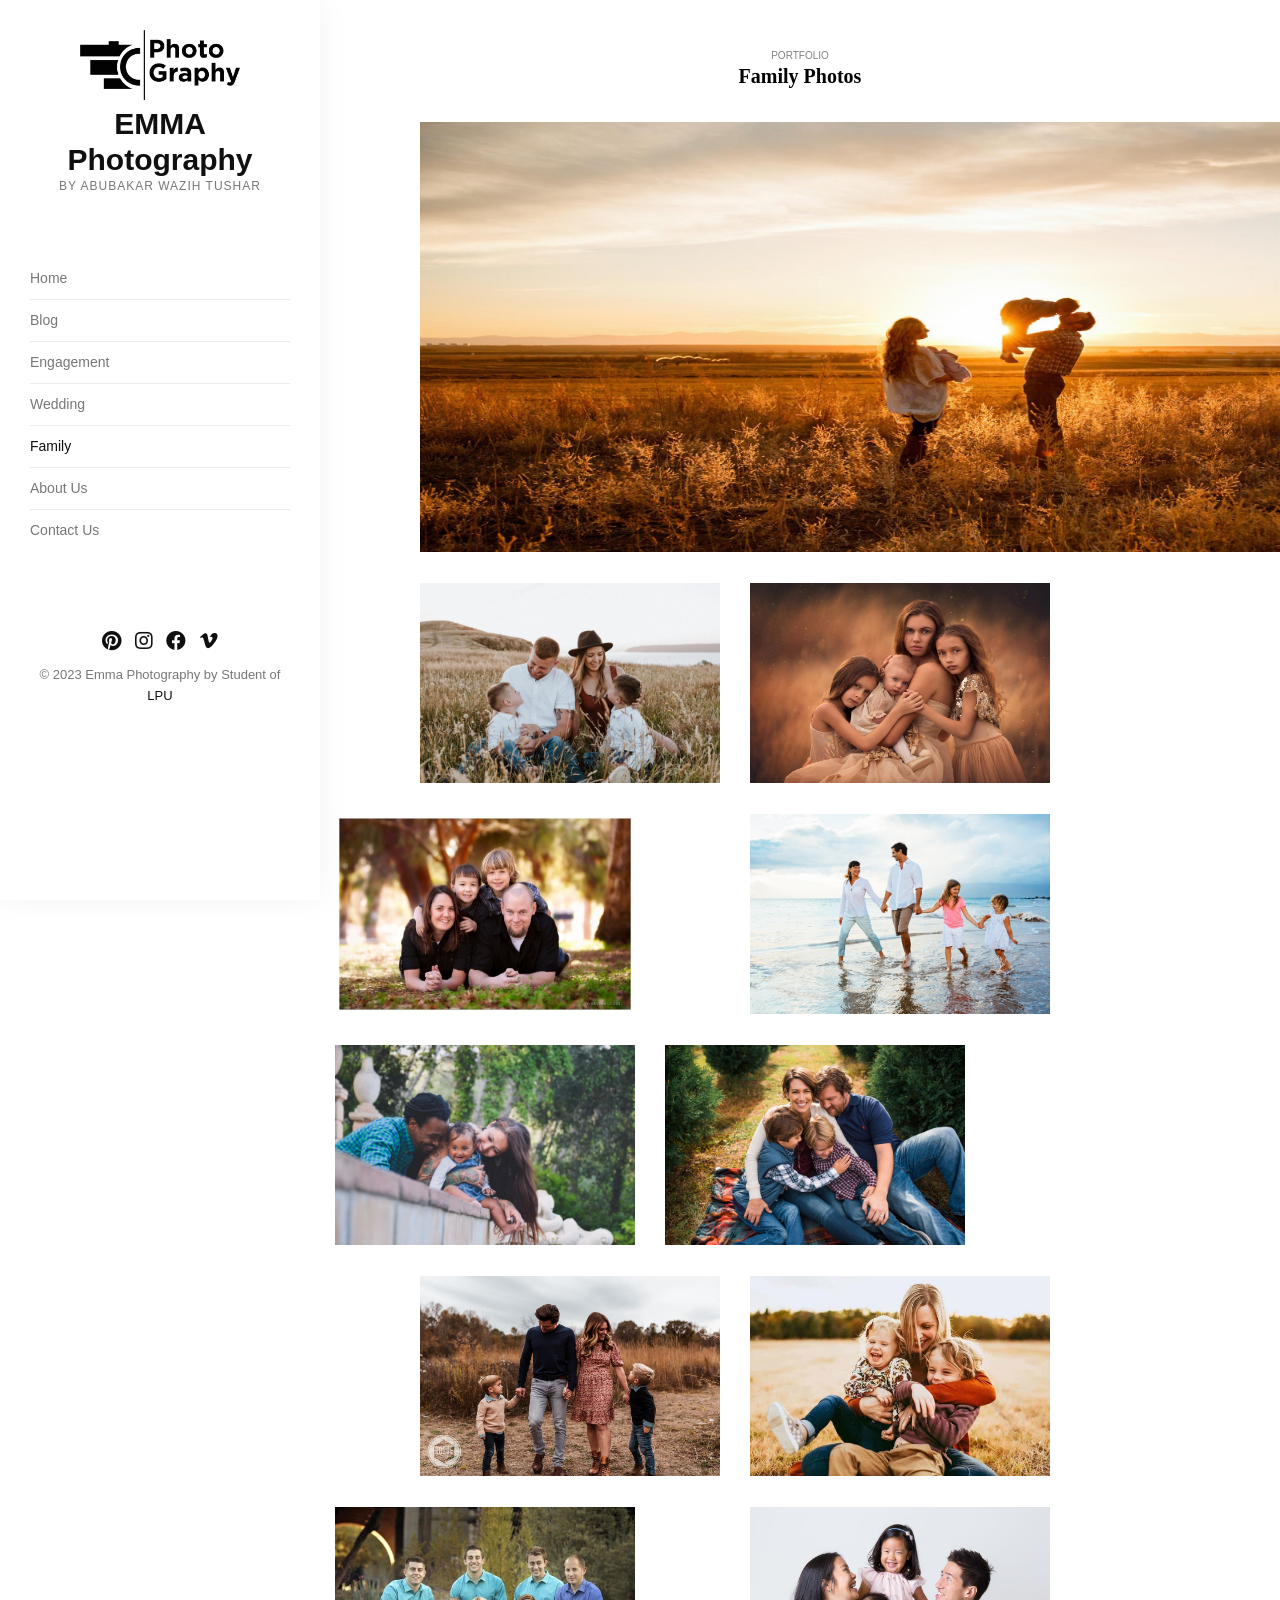
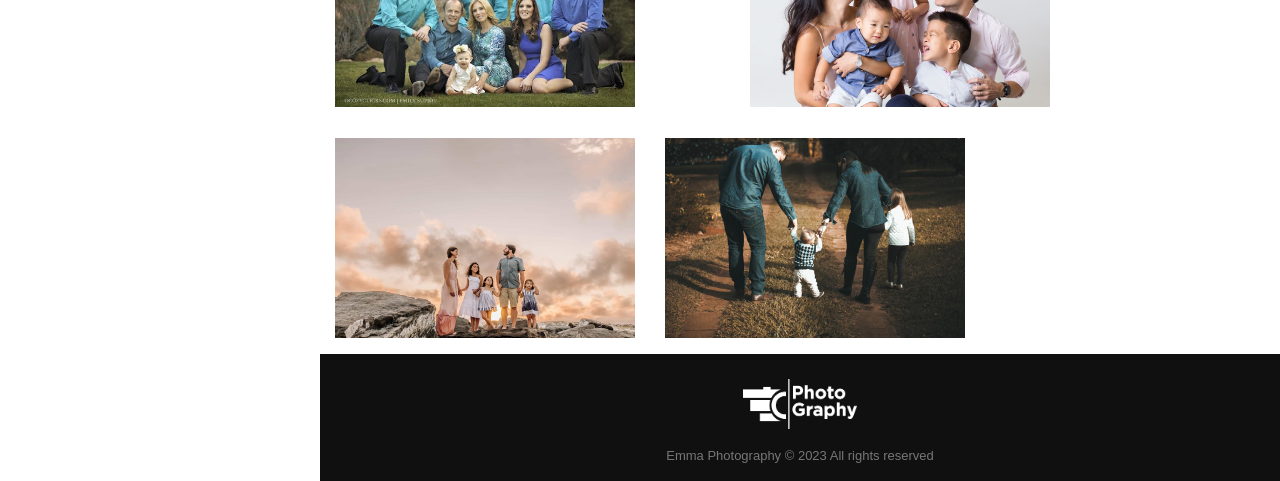
<file: files/family.html>
<!DOCTYPE html>
<html lang="en">
  <head>
    <meta charset="UTF-8" />
    <meta name="viewport" content="width=device-width, initial-scale=1.0" />
    <title>Family - EMMA Photography</title>
    <link rel="shortcut icon" type="image/jpg" href="images/favicon.png" />
    <link rel="stylesheet" href="css/font-awesome.css" />
    <link rel="stylesheet" href="css/owl.carousel.min.css" />
    <link rel="stylesheet" href="style.css" />
  </head>
  <body>
    <!-- .page-wrapper -->
    <div class="page-wrapper">
      <!-- .sidebar-area -->
      <div class="sidebar-area">
        <!-- .logo -->
        <div class="logo">
          <a href="index.html"><img src="images/logo.png" /></a>
          <h1>
            <a href="index.html"
              >EMMA Photography<span>by Abubakar Wazih Tushar</span></a
            >
          </h1>
        </div>
        <!-- /.logo -->
        <!-- .main-menu -->
        <nav class="main-menu">
          <ul>
            <li><a href="index.html">Home</a></li>
            <li><a href="blog.html">Blog</a></li>
            <li><a href="engagement.html">Engagement</a></li>
            <li><a href="wedding.html">Wedding</a></li>
            <li class="current"><a href="family.html">Family</a></li>
            <li><a href="about.html">About Us</a></li>
            <li><a href="contact.html">Contact Us</a></li>
          </ul>
        </nav>
        <!-- /.main-menu -->
        <!-- .footer -->
        <div class="footer">
          <ul class="footer-social">
            <li>
              <a href="http://pinterest.com" target="_blank"
                ><i class="fab fa-pinterest"></i
              ></a>
            </li>
            <li>
              <a href="http://instagram.com" target="_blank"
                ><i class="fab fa-instagram"></i
              ></a>
            </li>
            <li>
              <a href="http://facebook.com" target="_blank"
                ><i class="fab fa-facebook"></i
              ></a>
            </li>
            <li>
              <a href="http://vimeo.com" target="_blank"
                ><i class="fab fa-vimeo-v"></i
              ></a>
            </li>
          </ul>
          <p class="copyright">
            &copy; 2023 Emma Photography by Student of
            <a href="https://www.lpu.in/" target="_blank">LPU</a>
          </p>
        </div>
        <!-- /.footer -->
      </div>
      <!-- /.sidebar-area -->
      <!-- .content-area -->
      <div class="content-area">
        <!-- .family-area -->
        <div class="family-area">
          <p>Portfolio</p>
          <h2>Family Photos</h2>

          <div class="main">
            <img src="images/famm.jpg" alt="m1" width="960" height="430" />
          </div>
          <div class="a">
            <img src="images/fam15.jpg" alt="W1" width="300" height="200" />
          </div>
          <div class="a1">
            <img src="images/fam11.jpg" alt="W2" width="300" height="200" />
          </div>
          <div class="a1">
            <img src="images/fam4.jpg" alt="W3" width="300" height="200" />
          </div>
          <div class="b">
            <img src="images/fam5.jpg" alt="W4" width="300" height="200" />
          </div>
          <div class="b1">
            <img src="images/fam6.jpg" alt="W5" width="300" height="200" />
          </div>
          <div class="b1">
            <img src="images/fam7.jpg" alt="W6" width="300" height="200" />
          </div>
          <div class="c">
            <img src="images/fam14.jpg" alt="W7" width="300" height="200" />
          </div>
          <div class="c1">
            <img src="images/fam9.jpg" alt="W8" width="300" height="200" />
          </div>
          <div class="c1">
            <img src="images/fam10.jpg" alt="W9" width="300" height="200" />
          </div>
          <div class="d">
            <img src="images/fam2.jpg" alt="W10" width="300" height="200" />
          </div>
          <div class="d1">
            <img src="images/fam3.jpg" alt="W11" width="300" height="200" />
          </div>
          <div class="d1">
            <img src="images/fam13.jpg" alt="W12" width="300" height="200" />
          </div>
        </div>
        <!-- /.family-area -->

        <!-- .content-footer -->
        <div class="content-footer">
          <img src="images/logo-white.png" class="cfooter-img" />
          <p class="cfooter-bottom">
            Emma Photography &copy; 2023 All rights reserved
          </p>
        </div>
        <!-- /.content-footer -->
      </div>
      <!-- /.content-area -->
    </div>
    <!-- /.page-wrapper -->
    <script type="text/javascript" src="js/jquery-3.6.0.min.js"></script>
    <script type="text/javascript" src="js/owl.carousel.min.js"></script>
    <script type="text/javascript" src="js/main.js"></script>
  </body>
</html>
</file>
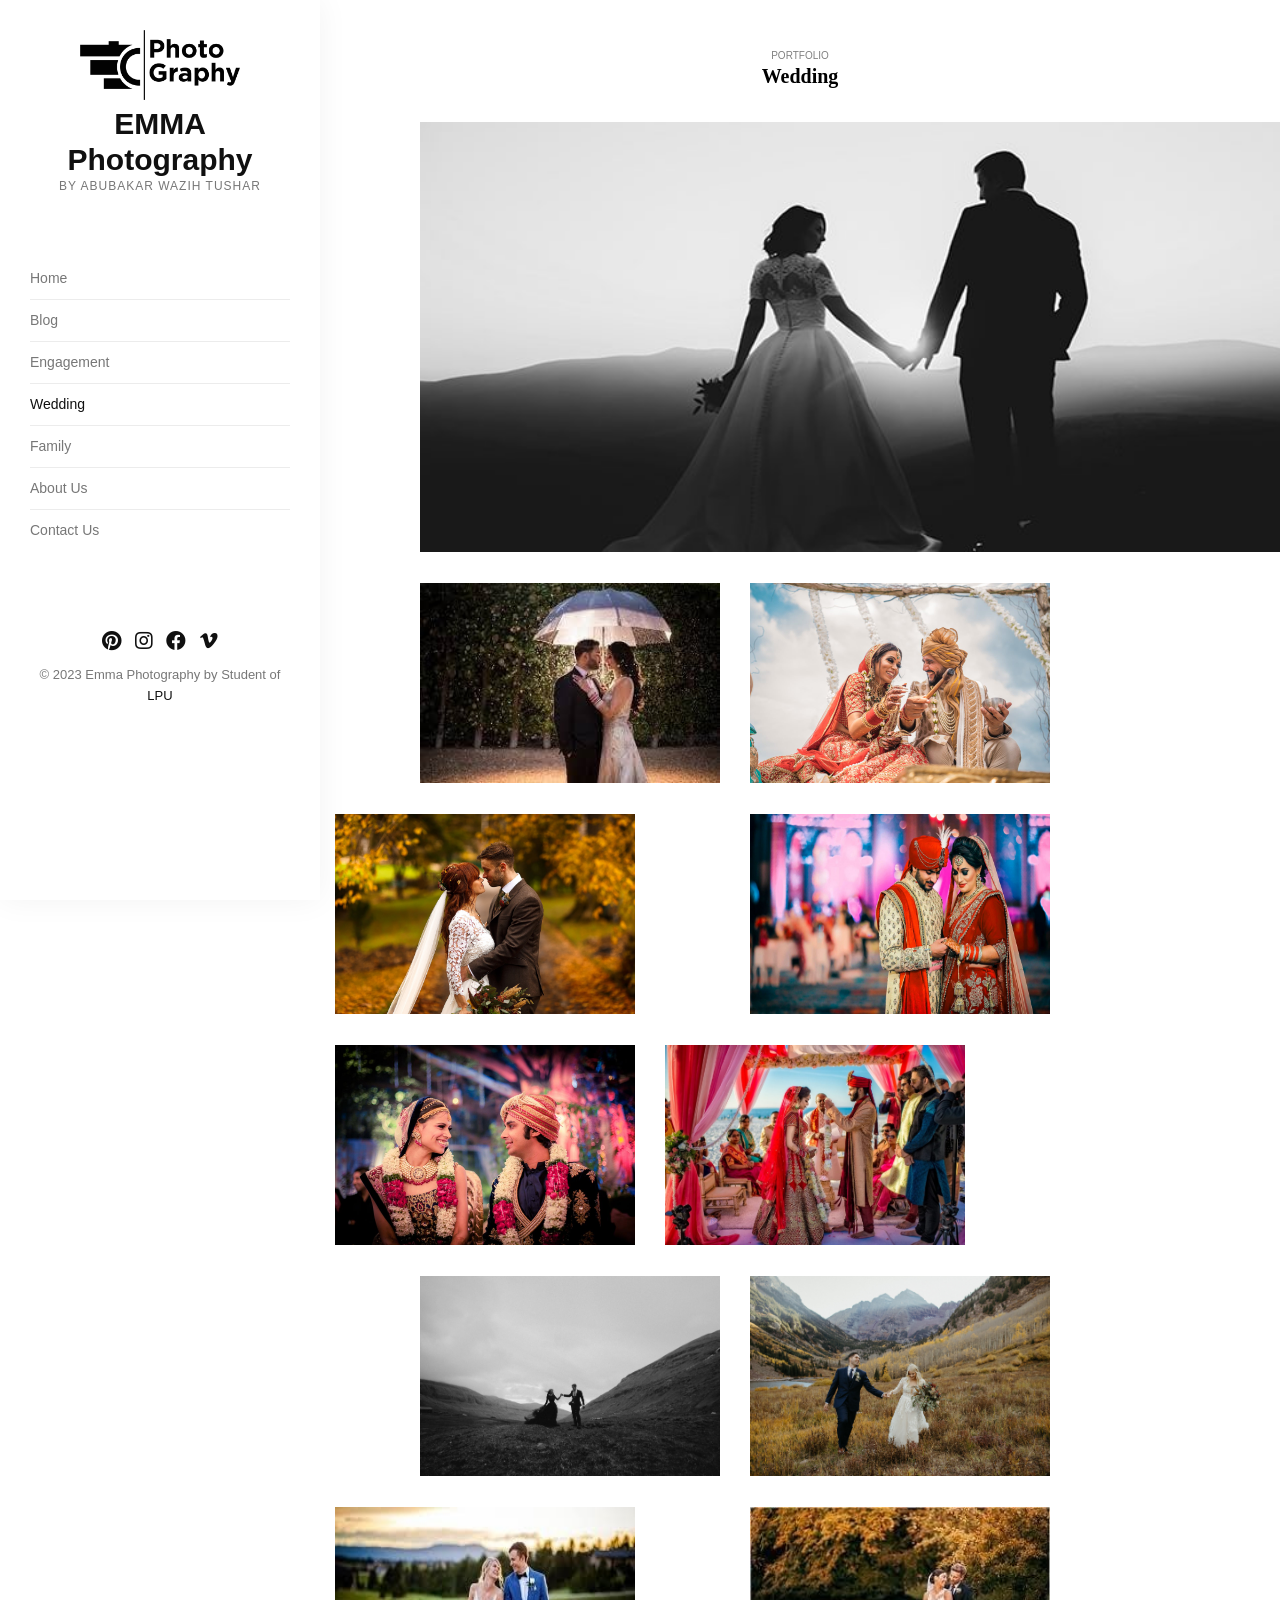
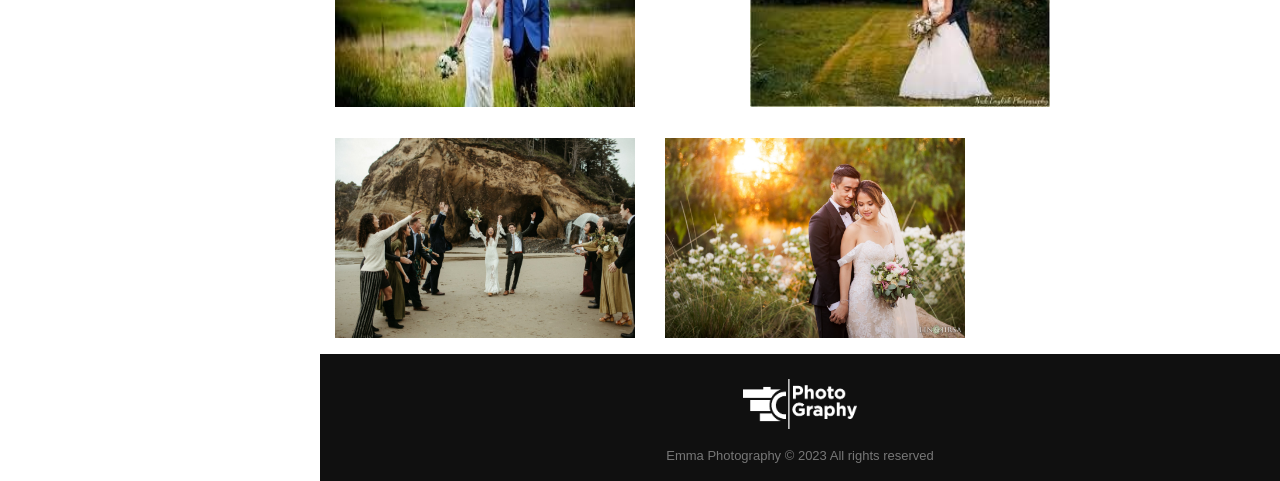
<file: files/wedding.html>
<!DOCTYPE html>
<html lang="en">
  <head>
    <meta charset="UTF-8" />
    <meta name="viewport" content="width=device-width, initial-scale=1.0" />
    <title>Wedding - EMMA Photography</title>
    <link rel="shortcut icon" type="image/jpg" href="images/favicon.png" />
    <link rel="stylesheet" href="css/font-awesome.css" />
    <link rel="stylesheet" href="css/owl.carousel.min.css" />
    <link rel="stylesheet" href="style.css" />
  </head>
  <body>
    <!-- .page-wrapper -->
    <div class="page-wrapper">
      <!-- .sidebar-area -->
      <div class="sidebar-area">
        <!-- .logo -->
        <div class="logo">
          <a href="index.html"><img src="images/logo.png" /></a>
          <h1>
            <a href="index.html"
              >EMMA Photography<span>by Abubakar Wazih Tushar</span></a
            >
          </h1>
        </div>
        <!-- /.logo -->
        <!-- .main-menu -->
        <nav class="main-menu">
          <ul>
            <li><a href="index.html">Home</a></li>
            <li><a href="blog.html">Blog</a></li>
            <li><a href="engagement.html">Engagement</a></li>
            <li class="current"><a href="wedding.html">Wedding</a></li>
            <li><a href="family.html">Family</a></li>
            <li><a href="about.html">About Us</a></li>
            <li><a href="contact.html">Contact Us</a></li>
          </ul>
        </nav>
        <!-- /.main-menu -->
        <!-- .footer -->
        <div class="footer">
          <ul class="footer-social">
            <li>
              <a href="http://pinterest.com" target="_blank"
                ><i class="fab fa-pinterest"></i
              ></a>
            </li>
            <li>
              <a href="http://instagram.com" target="_blank"
                ><i class="fab fa-instagram"></i
              ></a>
            </li>
            <li>
              <a href="http://facebook.com" target="_blank"
                ><i class="fab fa-facebook"></i
              ></a>
            </li>
            <li>
              <a href="http://vimeo.com" target="_blank"
                ><i class="fab fa-vimeo-v"></i
              ></a>
            </li>
          </ul>
          <p class="copyright">
            &copy; 2023 Emma Photography by Student of
            <a href="https://www.lpu.in/" target="_blank">LPU</a>
          </p>
        </div>
        <!-- /.footer -->
      </div>
      <!-- /.sidebar-area -->
      <!-- .content-area -->
      <div class="content-area">
        <!-- .wedding-area -->
        <div class="wedding-area">
          <p>Portfolio</p>
          <h2>Wedding</h2>

          <div class="main">
            <img src="images/wed16.jpg" alt="m1" width="960" height="430" />
          </div>
          <div class="a">
            <img src="images/wedd.jpg" alt="W1" width="300" height="200" />
          </div>
          <div class="a1">
            <img src="images/wed11.jpg" alt="W2" width="300" height="200" />
          </div>
          <div class="a1">
            <img src="images/wed6.jpg" alt="W3" width="300" height="200" />
          </div>
          <div class="b">
            <img src="images/wedd2.jpg" alt="W4" width="300" height="200" />
          </div>
          <div class="b1">
            <img src="images/wedd3.jpg" alt="W5" width="300" height="200" />
          </div>
          <div class="b1">
            <img src="images/wedd8.jpg" alt="W6" width="300" height="200" />
          </div>
          <div class="c">
            <img src="images/wed9.jpg" alt="W7" width="300" height="200" />
          </div>
          <div class="c1">
            <img src="images/wed7.jpg" alt="W8" width="300" height="200" />
          </div>
          <div class="c1">
            <img src="images/wedd5.jpg" alt="W9" width="300" height="200" />
          </div>
          <div class="d">
            <img src="images/wed12.jpg" alt="W7" width="300" height="200" />
          </div>
          <div class="d1">
            <img src="images/wed13.jpg" alt="W8" width="300" height="200" />
          </div>
          <div class="d1">
            <img src="images/wed4.jpg" alt="W9" width="300" height="200" />
          </div>
        </div>
        <!-- /.wedding-area -->

        <!-- .content-footer -->
        <div class="content-footer">
          <img src="images/logo-white.png" class="cfooter-img" />
          <p class="cfooter-bottom">
            Emma Photography &copy; 2023 All rights reserved
          </p>
        </div>
        <!-- /.content-footer -->
      </div>
      <!-- /.content-area -->
    </div>
    <!-- /.page-wrapper -->
    <script type="text/javascript" src="js/jquery-3.6.0.min.js"></script>
    <script type="text/javascript" src="js/owl.carousel.min.js"></script>
    <script type="text/javascript" src="js/main.js"></script>
  </body>
</html>
</file>
<file: files/style.css>
/**
* Home page
* @author: Abubakar Wazih Tushar
**/
@keyframes fadeInDown {
	0% {
		opacity: 0;
		transform: translate3d(0, -100%, 0); /* 2D / 3D transformation of element */
	}
	to {
		opacity: 1;
		transform: translateZ(0)
	}
}
@keyframes fadeInUp {
	0% {
		opacity: 0;
		transform: translate3d(0, 100%, 0)
	}
	to {
		opacity: 1;
		transform: translateZ(0)
	}
}
@keyframes fadeInLeft {
	0% {
		opacity: 0;
		transform: translate3d(-100%, 0, 0)
	}
	to {
		opacity: 1;
		transform: translateZ(0)
	}
}
* {
	padding: 0;
	margin: 0;
	outline: none;
	list-style: none;
	border: 0
}
*, *:before, *:after {
	-webkit-box-sizing: border-box;
	-moz-box-sizing: border-box;
	-ms-box-sizing: border-box;
	box-sizing: border-box
}
body {
	font-family: 'Trebuchet MS', 'Verdana', sans-serif;
	font-size: 14px;
	line-height: 1.5em;
	font-weight: 400;
	color: #777;
}
a {
	color: #101010;
	transition: 0.5s;
	text-decoration: none;
}
a:hover {
	color: #101010;
}
dl, ol, ul {
	margin-top: 0;
	margin-bottom: 1rem;
}
ul {
	list-style-type: none;
}

/**
* Home
* @author Abubakar Wazih Tushar
**/
.page-title {
	color: #1e1e1e;
	font-size: 35px;
	font-weight: normal;
	line-height: 1;
	margin-top: 5px;
	text-align: center;
}
.page-subtitle {
	color: #787878;
	font-size: 15px;
	text-align: center;
}
.page-wrapper {
	overflow: hidden;
	width: 100%;
	position: relative;
}
.sidebar-area {
	width: 25%;
	padding: 30px;
	position: fixed;
	bottom: 0;
	top: 0;
	left: 0;
	overflow-y: auto;
	overflow-x: hidden;
	z-index: 999;
	background: #fff;
	transition: 0.5s;
	box-shadow: 0 0 30px rgba(0, 0, 0, 0.05);
}
.sidebar-area .logo {
	text-align: center;
	margin-bottom: 60px;
	padding: 0;
	display: block;
	width: 100%;
}
.sidebar-area .logo a {
	display: inline-block;
}
.sidebar-area .logo img {
	width: 160px;
	height: auto;
}
.sidebar-area .logo h1 {
	font-weight: bold;
	font-size: 30px;
	line-height: 1.2;
}
.sidebar-area .logo h1 span {
	color: #777;
	font-size: 12px;
	text-transform: uppercase;
	display: block;
	font-weight: normal;
	letter-spacing: 1px;
	line-height: 1.4;
}
.sidebar-area .main-menu ul {
	margin: 0;
}
.sidebar-area .main-menu ul li a {
	display: block;
	border-bottom: 1px solid #ececec;
	padding: 10px 0;
	color: #777;
}
.sidebar-area .main-menu ul li a:hover, .sidebar-area .main-menu ul li.current a {
	color: #101010;
}
.sidebar-area .main-menu ul li:last-child a {
	border-bottom: none;
}
.sidebar-area .footer {
	margin-top: 80px;
	text-align: center;
	padding-bottom: 25px;
}
.sidebar-area .footer .footer-social {
	margin: 0;
}
.sidebar-area .footer .footer-social li {
	display: inline-block;
	margin-right: 10px;
}
.sidebar-area .footer .footer-social li:last-child {
	margin-right: 0;
}
.sidebar-area .footer .footer-social li a {
	font-size: 20px;
}
.sidebar-area .footer .footer-social li a:hover {
}
.sidebar-area .footer .copyright {
	font-size: 13px;
	margin-top: 10px;
}
.content-area {
	transition: 0.5s;
	width: 75%;
	float: right;
}
#main-slider {
	width: 100%;
	display: block;
}
#main-slider .item {
	height: 100vh;
	position: relative;
}
#main-slider .item img {
	width: 100%;
	height: 100%;
	object-fit: cover;
}
#main-slider .item .cover {
	padding: 75px 0;
	position: absolute;
	width: 100%;
	height: 100%;
	top: 0;
	left: 0;
	background: rgba(0, 0, 0, 0.6);
	display: flex;
	align-items: center;
}
#main-slider .item .cover .slider-container {
	margin: 0 auto;
	width: 950px;
}
#main-slider .item .cover .slider-content {
	position: relative;
	padding: 50px;
	overflow: hidden;
	color: #fff;
}
#main-slider .item .cover .slider-content .box {
	content: "";
	display: inline-block;
	width: 100%;
	height: 100%;
	left: 0;
	top: 0;
	position: absolute;
	border: 8px solid #fff;
	clip-path: polygon(0 0, 75% 0, 35% 100%, 0 100%);
}
#main-slider .item .cover .slider-content h2 {
	font-weight: 300;
	font-size: 18px;
	line-height: 1.2;
}
#main-slider .item .cover .slider-content h1 {
	font-size: 55px;
	font-weight: 600;
	word-spacing: 3px;
	line-height: 1.2;
}
#main-slider .item .cover .slider-content h4 {
	font-size: 25px;
	font-weight: 300;
	line-height: 1.2;
}
#main-slider .owl-item.active h1, #main-slider .owl-item.active h2, #main-slider .owl-item.active h4, #main-slider .owl-item.active .box {
	animation-duration: 1s;
	animation-fill-mode: both;
	animation-delay: 0.3s;
	animation-name: fadeInDown;
}
#main-slider .owl-item.active h4 {
	animation-name: fadeInUp;
}
#main-slider .owl-item.active .box {
	animation-name: fadeInLeft;
}
#main-slider .owl-nav .owl-prev, #main-slider .owl-nav .owl-next {
	position: absolute;
	left: 15px;
	top: 50%;
	opacity: 0;
	transition: all 0.4s ease-out;
	background: rgba(0, 0, 0, 0.5) !important;
	width: 40px;
	cursor: pointer;
	height: 40px;
	margin-top: -20px;
	position: absolute;
	display: block;
	z-index: 1000;
	border-radius: 0;
}
#main-slider .owl-nav .owl-next {
	left: inherit;
	right: 15px;
}
#main-slider .owl-nav .owl-prev i, #main-slider .owl-nav .owl-next i {
	font-size: 15px;
	color: #fff;
}
#main-slider .owl-nav .owl-prev:focus, #main-slider .owl-nav .owl-next:focus {
	outline: 0;
}
#main-slider .owl-nav .owl-prev:hover, #main-slider .owl-nav .owl-next:hover {
	background: #000 !important;
}
#main-slider:hover .owl-prev {
	left: 2px;
	opacity: 1;
}
#main-slider:hover .owl-next {
	right: 2px;
	opacity: 1;
}
#main-content {
	width: 100%;
	display: block;
}
.search-area {
	text-align: center;
	padding-top: 50px;
	padding-bottom: 70px;
}
.search-area h2 {
	font-size: 40px;
	color: #1e1e1e;
	letter-spacing: -0.8px;
	font-weight: normal;
	line-height: 1.2;
}
.search-area p {
	color: #787878;
	font-weight: normal;
	margin-top: 8px;
	font-size: 16px;
}
.search-area form {
	width: 45%;
	margin: 35px auto 0;
	color: #787878;
	position: relative;
}
.search-area form input[type="text"] {
	color: #4e4e4e;
	border: 1px solid #e0e0e0;
	background: #ffffff;
	position: relative;
	width: 100%;
	padding: 18px 65px 18px 25px;
	border-radius: 30px;
	text-align: left;
	font-size: 16px;
}
.search-area form input[type="text"]:focus {
	border-color: #4e4e4e;
}
.search-area form button[type="submit"], #main-content .search-area form input[type="submit"] {
	position: absolute;
	top: 0;
	right: 0;
	width: 55px;
	height: 100%;
	padding: 0;
	border: none;
	background: transparent;
	cursor: pointer;
	font-size: 20px;
	color: #545454;
}
.search-area form button[type="submit"]:hover, #main-content .search-area form input[type="submit"]:hover {
	color: #1e1e1e;
}
.user-feedback {
	background: #f7f7f7;
	padding: 50px 70px;
	text-align: center;
}
#feedback-slider {
	margin-top: 45px;
}
#feedback-slider .feedback-container {
	background: #fff;
	padding: 30px;
	height: 100%;
}
#feedback-slider .feedback-container .client-image {
	height: 80px;
	width: 80px;
	border-radius: 50%;
	object-fit: cover;
	border: 6px solid #ededed;
	box-sizing: content-box;
	margin: 0 auto;
}
#feedback-slider .feedback-container .client-text {
	margin-top: 20px;
	color: #787878;
	letter-spacing: 0.9px;
}
#feedback-slider .feedback-container .client-info {
	margin-top: 25px;
}
#feedback-slider .feedback-container .client-info::before {
	content: "\f10e";
	font-family: "Font Awesome 5 Free";
	font-weight: 900;
	color: #f00;
}
#feedback-slider .feedback-container .client-info h4 {
	color: #1c1c1c;
	font-size: 15px;
	margin-bottom: 5px;
}
#feedback-slider .feedback-container .client-info p {
	color: #a6a6a6;
	font-size: 13px;
}
#feedback-slider .owl-dots {
	margin-top: 30px;
}
#feedback-slider .owl-dots .owl-dot {
	margin-right: 8px;
}
#feedback-slider .owl-dots .owl-dot:last-child {
	margin-right: 0
}
#feedback-slider .owl-dots .owl-dot span {
	width: 8px;
	height: 8px;
	line-height: 8px;
	text-align: center;
	border: 0;
	display: inline-block;
	background: #e6e6e6;
	border-radius: 50%;
}
#feedback-slider .owl-dots .owl-dot.active span {
	background-color: #f00;
}

/**
* Footer
* @author Abubakar Wazih Tushar
**/
.content-footer {
	background: #101010;
	color: #777;
	text-align: center;
	padding: 15px 0;
	overflow: hidden;
}
.content-footer .cfooter-img {
	height: 50px;
	width: auto;
	margin-top: 10px;
}
.content-footer .cfooter-bottom {
	font-size: 13px;
	margin-top: 10px;
}

/**
* BLog
* @author Abubakar Wazih Tushar
**/
.blog-area {
	padding: 45px 30px 30px;
}
.blog-row {
	display: -ms-flexbox;
	display: flex;
	-ms-flex-wrap: wrap;
	flex-wrap: wrap;
	margin-right: -15px;
	margin-left: -15px;
	margin-top: 35px;
}
.blog-row .blog-col {
	position: relative;
	width: 100%;
	padding-right: 15px;
	padding-left: 15px;
	margin-bottom: 30px;
	-ms-flex: 0 10 50%;
	flex: 0 0 50%;
	max-width: 50%;
}
.blog-single {
	height: 100%;
	background: #f7f7f7;
}
.blog-single .figure {
	display: block;
	overflow: hidden;
	width: 100%;
	height: 355px;
}
.blog-single .figure img {
	height: 100%;
	width: 100%;
	object-fit: cover;
	position: relative;
	max-width: 100%;
	transform: scale(1);
	transition: 0.3s;
}
.blog-single .figure:hover img {
	transform: scale(1.1);
}
.blog-single .blog-info {
	padding: 20px;
}
.blog-single .title {
	font-size: 28px;
	line-height: 1.2;
}
.blog-single .title a:hover {
	color: #1e1e1ebf;
}
.blog-single .meta {
	margin-top: 14px;
	color: #999;
	font-size: 13px;
}
.blog-single .desc {
	color: #777;
	margin-top: 8px;
}

/**
* Engagement
* @author: Abubakar Waih Tushar
**/
.engagement-area {
	padding: 45px 30px 30px;
}
.engagement-area .eng-gallery {
	display: flex;
	flex-wrap: wrap;
	margin: 30px -8px;
}
.engagement-area .eng-gallery li {
	background-position: center center;
	background-size: cover;
	flex: auto;
	height: 15vw;
	max-height: 200px;
	margin: 8px;
}
.engagement-area .eng-gallery li img {
	height: 100%;
	opacity: 0;
}
.engagement-area .eng-gallery li:hover {
	opacity: 0.6;
	cursor: crosshair;
}

/**
* About US
* @author: Mohit Singh
**/
.about-area {
	padding: 45px 30px 30px;
}
.about-area .about-desc {
	font-style: italic;
	text-align: center;
	margin-top: 20px;
	font-weight: bold;
}
.about-row {
	display: -ms-flexbox;
	display: flex;
	-ms-flex-wrap: wrap;
	flex-wrap: wrap;
	margin-right: -15px;
	margin-left: -15px;
	margin-top: 35px;
}
.about-row .about-col {
	position: relative;
	width: 100%;
	padding-right: 15px;
	padding-left: 15px;
	margin-bottom: 30px;
	-ms-flex: 0 0 33.33333333%;
	flex: 0 0 33.33333333%;
	max-width: 33.33333333%;
}
.about-single {
	padding-left: 8px;
	padding-right: 8px;
}
.about-single img {
	width: 100%;
	height: 355px;
	object-fit: cover;
}
.about-single .our-info {
	background: #fff;
	margin-top: -65px;
	position: relative;
	margin-left: 20px;
	margin-right: 20px;
	padding: 40px 20px 20px;
	text-align: center;
}
.about-single .our-info .our-name {
	text-transform: uppercase;
	font-weight: bolder;
	color: #111;
	font-family: sans-serif;
	font-size: 25px;
}
.about-single .our-info .our-mobile {
	color: #db545a;
	margin-top: 10px;
}
.about-single .our-info .our-message {
	font-size: 15px;
	margin-top: 15px;
	color: #777;
}
.about-single .our-social {
	text-align: center;
	margin-top: 15px;
}
.about-single .our-social {
	text-align: center;
}
.about-single .our-social a {
	margin-right: 15px;
	font-size: 25px;
}
.about-single .our-social a:last-child {
	margin-right: 0
}
.about-single .our-social a.instagram {
	background: #d6249f;
	background: radial-gradient(circle at 30% 107%, #fdf497 0%, #fdf497 5%, #fd5949 45%, #d6249f 60%, #285AEB 90%);
	-webkit-background-clip: text;
	-webkit-text-fill-color: transparent;
}
.about-single .our-social a.facebook {
	color: #3b5998;
}
.about-single .our-social a.twitter {
	color: #00acee
}

/**
* Contact US
* @author: Mohit Singh
**/
.contact-area {
	padding: 45px 30px 30px;
}
.contact-row {
	display: -ms-flexbox;
	display: flex;
	-ms-flex-wrap: wrap;
	flex-wrap: wrap;
	margin-right: -15px;
	margin-left: -15px;
	margin-top: 35px;
}
.contact-row .contact-col {
	position: relative;
	width: 100%;
	padding-right: 15px;
	padding-left: 15px;
	margin-bottom: 30px;
	-ms-flex: 0 0 50%;
	flex: 0 0 50%;
	max-width: 50%;
}
.contact-info {
	background-image: url('images/contact-bg.png');
	position: relative;
	height: 100%;
	background-repeat: no-repeat;
	background-size: 100% 100%;
}
.contact-info .contact-address {
	background: #fff;
	padding: 40px 30px;
	position: absolute;
	top: 50%;
	left: 50%;
	transform: translate(-50%, -50%);
	width: 85%;
}
.contact-info .contact-address p {
	margin-bottom: 10px;
}
.contact-info .contact-address p i {
	color: #1e1e1e;
	margin-right: 10px;
}
.contact-info .our-social {
	margin-top: 25px;
}
.contact-info .our-social a {
	background: #eee;
	color: #000;
	height: 32px;
	width: 32px;
	display: inline-block;
	text-align: center;
	line-height: 33px;
	border-radius: 50%;
	margin-right: 10px;
}
.contact-info .our-social a:last-child {
	margin-right: 0
}
.contact-main {
	padding-top: 50px;
	padding-bottom: 50px;
}
.contact-main .contact-desc {
	font-style: italic;
	font-weight: bold;
	color: #595959;
}
.contact-main .contact-form {
	margin-top: 20px;
}
.contact-main .contact-form .form-row {
	margin-top: 20px;
	display: inline-block;
	width: 100%;
}
.contact-main .contact-form .form-row .col-left {
	width: 48%;
	float: left;
}
.contact-main .contact-form .form-row .col-right {
	width: 48%;
	float: right;
}
.contact-main .contact-form .heading {
	font-size: 13px;
	margin-top: 5px;
	color: grey;
}
.contact-main .contact-form input[type="text"], textarea, input[type="email"], select {
	font-family: 'Trebuchet MS', 'Verdana', sans-serif;
	border: 1px solid #e0e0e0;
	background: #ffffff;
	position: relative;
	width: 100%;
	padding: 12px 20px;
	text-align: left;
	font-size: 14px;
	color: #444;
}
.contact-main .contact-form input[type="text"]:focus, textarea:focus, input[type="email"]:focus, select:focus {
	border-color: #4e4e4e;
}
.contact-main .contact-form input[type="submit"] {
	background: #1e1e1e;
	color: #fff;
	padding: 13px 25px;
	border-radius: 25px;
	cursor: pointer;
}
.contact-main .contact-form input[type="submit"]:hover {
	opacity: 0.7;
}

/**
* Family & Wedding
* @author: Mohit Singh
**/
.family-area, .wedding-area {
	overflow: hidden;
	padding-top: 45px;
}
.family-area p, .wedding-area p {
	margin-bottom: 0px;
	margin-right: 0px;
	margin-left: 0px;
	padding: 0;
	color: grey;
	font-size: 10px;
	text-align: center;
	font-family: Arial;
	text-transform: uppercase;
}
.family-area h2, .wedding-area h2 {
	margin-top: 0px;
	margin-bottom: 20px;
	margin-right: 0px;
	margin-left: 0px;
	padding: 0;
	color: black;
	font-weight: bold;
	font-size: 20px;
	text-align: center;
	font-family: verdana;
}
.family-area img:hover, .wedding-area img:hover {
	opacity: 0.7;
}
.family-area .main, .wedding-area .main {
	margin-top: 10px;
	margin-bottom: 5px;
	margin-right: 10px;
	margin-left: 95px;
	border: 1px;
	float: left;
	padding: 5px;
}
.family-area .a, .wedding-area .a {
	margin-top: 10px;
	margin-bottom: 5px;
	margin-right: 10px;
	margin-left: 95px;
	border: 1px;
	float: left;
	padding: 5px;
}
.family-area .a1, .wedding-area .a1 {
	margin-top: 10px;
	margin-bottom: 5px;
	margin-right: 10px;
	margin-left: 10px;
	border: 1px;
	float: left;
	padding: 5px;
}
.family-area .b, .wedding-area .b {
	margin-top: 10px;
	margin-bottom: 5px;
	margin-right: 10px;
	margin-left: 95px;
	border: 1px;
	float: left;
	padding: 5px;
}
.family-area .b1, .wedding-area .b1 {
	margin-top: 10px;
	margin-bottom: 5px;
	margin-right: 10px;
	margin-left: 10px;
	border: 1px;
	float: left;
	padding: 5px;
}
.family-area .c, .wedding-area .c {
	margin-top: 10px;
	margin-bottom: 5px;
	margin-right: 10px;
	margin-left: 95px;
	border: 1px;
	float: left;
	padding: 5px;
}
.family-area .c1, .wedding-area .c1 {
	margin-top: 10px;
	margin-bottom: 5px;
	margin-right: 10px;
	margin-left: 10px;
	border: 1px;
	float: left;
	padding: 5px;
}
.family-area .d, .wedding-area .d {
	margin-top: 10px;
	margin-bottom: 5px;
	margin-right: 10px;
	margin-left: 95px;
	border: 1px;
	float: left;
	padding: 5px;
}
.family-area .d1, .wedding-area .d1 {
	margin-top: 10px;
	margin-bottom: 5px;
	margin-right: 10px;
	margin-left: 10px;
	border: 1px;
	float: left;
	padding: 5px;
}
</file>
